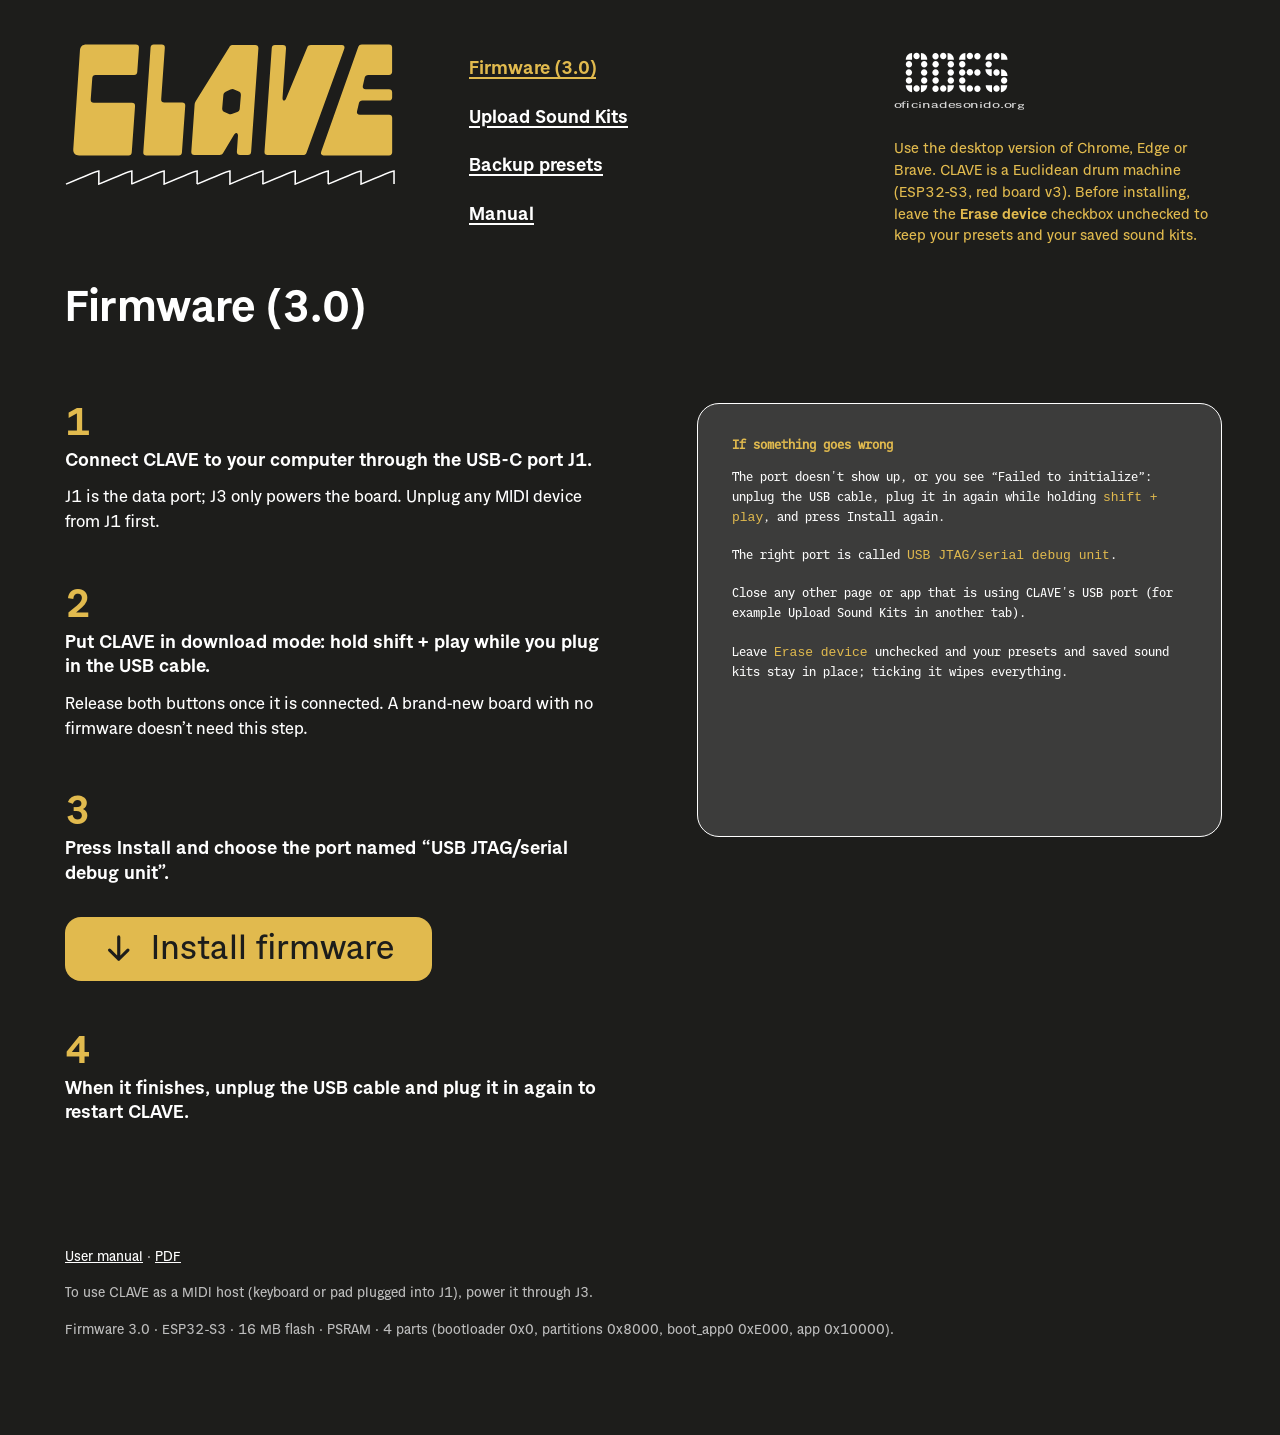
<file: mini/index.html>
<!DOCTYPE html>
<html lang="en">
<head>
<meta charset="utf-8">
<meta name="viewport" content="width=device-width, initial-scale=1">
<title>CLAVE · Firmware</title>
<link rel="stylesheet" href="./clave.css">
<!-- esp-web-tools alojado acá: sin depender de unpkg y con el emoji de CLAVE al terminar -->
<script type="module" src="./esp-web-tools/install-button.js"></script>
</head>
<body>
<a class="skip" href="#main">Skip to content</a>
<div class="page">
  <header class="site-header">
    <a class="logo" href="./index.html"><img src="./assets/clave-logo.svg" alt="CLAVE — home"></a>
    <nav class="site-nav" aria-label="CLAVE web tools">
      <ul>
        <li><a href="./index.html" aria-current="page">Firmware (3.0)</a></li>
        <li><a href="./kit.html">Upload Sound Kits</a></li>
        <li><a href="./presets.html">Backup presets</a></li>
        <li><a href="./manual.html">Manual</a></li>
      </ul>
    </nav>
    <div class="header-aside">
      <img class="badges" src="./assets/badges.svg" alt="ODES — oficinadesonido.org">
      <a class="badges-url" href="https://oficinadesonido.org" aria-label="oficinadesonido.org">
        <svg viewBox="0 0 130 9" aria-hidden="true"><text x="0" y="7.2" textLength="130" lengthAdjust="spacingAndGlyphs">oficinadesonido.org</text></svg>
      </a>
      <p class="intro">Use the desktop version of Chrome, Edge or Brave. CLAVE is a Euclidean drum
      machine (ESP32-S3, red board v3). Before installing, leave the <b>Erase device</b> checkbox
      unchecked to keep your presets and your saved sound kits.</p>
    </div>
  </header>

  <main id="main">
    <h1>Firmware (3.0)</h1>

    <div class="steps">
      <section class="step">
        <h2 class="step-title"><span class="num">1</span>
          <span class="txt">Connect CLAVE to your computer through the USB-C port J1.</span></h2>
        <p>J1 is the data port; J3 only powers the board. Unplug any MIDI device from J1 first.</p>
      </section>

      <section class="step">
        <h2 class="step-title"><span class="num">2</span>
          <span class="txt">Put CLAVE in download mode: hold shift + play while you plug in the USB cable.</span></h2>
        <p>Release both buttons once it is connected. A brand-new board with no firmware
        doesn't need this step.</p>
      </section>

      <section class="step">
        <h2 class="step-title"><span class="num">3</span>
          <span class="txt">Press Install and choose the port named “USB JTAG/serial debug unit”.</span></h2>
        <div class="actions">
          <esp-web-install-button manifest="./manifest.json">
            <button class="btn" slot="activate">
              <svg aria-hidden="true" viewBox="0 0 24 24" fill="none" stroke="currentColor" stroke-width="2.4" stroke-linecap="round" stroke-linejoin="round"><path d="M12 3v17M5 13l7 7 7-7"/></svg>
              Install firmware
            </button>
            <p slot="unsupported" class="status err">Your browser doesn't support Web Serial. Use the
            desktop version of Chrome, Edge or Brave.</p>
            <p slot="not-allowed" class="status err">This page needs HTTPS (or localhost) to access
            the USB port.</p>
          </esp-web-install-button>
        </div>
      </section>

      <section class="step">
        <h2 class="step-title"><span class="num">4</span>
          <span class="txt">When it finishes, unplug the USB cable and plug it in again to restart CLAVE.</span></h2>
      </section>
    </div>

    <aside class="panel" aria-labelledby="help-title">
      <h2 id="help-title">If something goes wrong</h2>
      <p>The port doesn't show up, or you see “Failed to initialize”:
      unplug the USB cable, plug it in again while holding <code>shift + play</code>,
      and press Install again.</p>
      <p>The right port is called <code>USB JTAG/serial debug unit</code>.</p>
      <p>Close any other page or app that is using CLAVE's USB port (for example
      Upload Sound Kits in another tab).</p>
      <p>Leave <code>Erase device</code> unchecked and your presets and saved sound kits stay in place; ticking it wipes everything.</p>
    </aside>
  </main>

  <footer class="site-footer">
    <p><a href="./manual.html">User manual</a> · <a href="./ManualClave_EN_A4.pdf" target="_blank" rel="noopener">PDF</a></p>
    <p>To use CLAVE as a MIDI host (keyboard or pad plugged into J1), power it through J3.</p>
    <p>Firmware 3.0 · ESP32-S3 · 16 MB flash · PSRAM · 4 parts (bootloader 0x0, partitions 0x8000,
    boot_app0 0xE000, app 0x10000).</p>
  </footer>
</div>
</body>
</html>
</file>
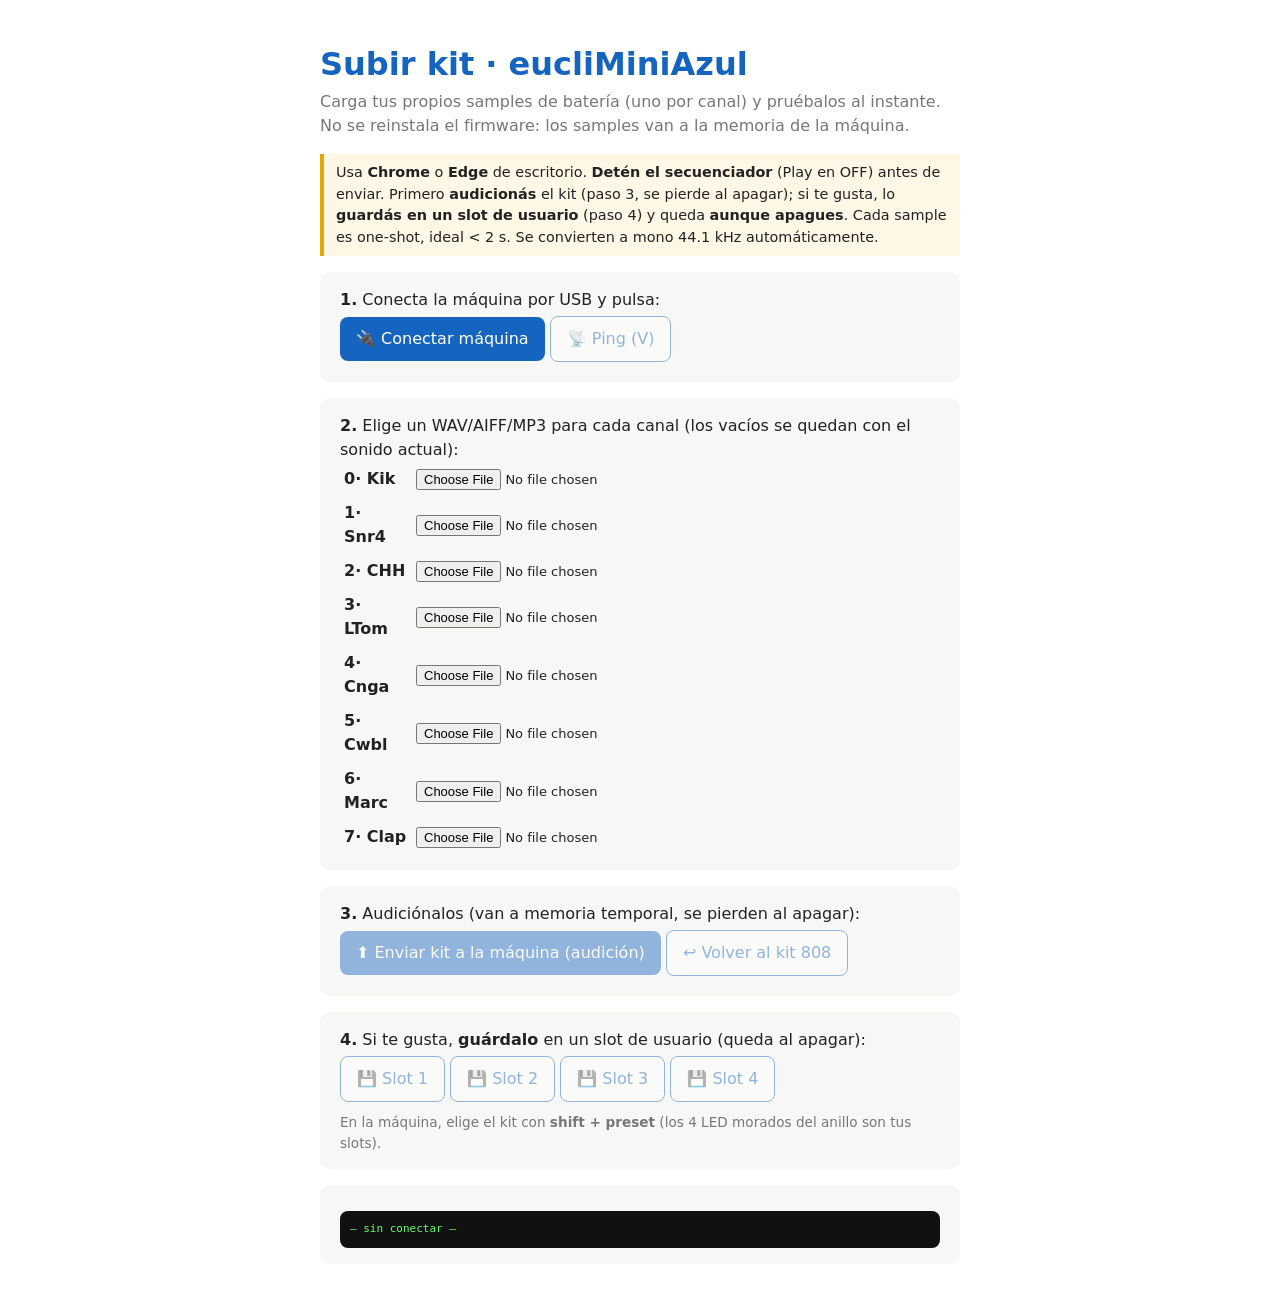
<file: kit.html>
<!DOCTYPE html>
<html lang="es">
<head>
<meta charset="utf-8">
<meta name="viewport" content="width=device-width, initial-scale=1">
<title>eucliMiniAzul · Subir kit</title>
<style>
  body { font-family: 'Lato', system-ui, sans-serif; max-width: 640px; margin: 40px auto;
         padding: 0 20px; color: #222; line-height: 1.5; }
  h1 { color: #1565c0; margin-bottom: 2px; }
  .sub { color: #777; margin-top: 0; }
  .card { background: #f7f7f5; border-radius: 10px; padding: 16px 20px; margin: 16px 0; }
  button { font: inherit; background: #1565c0; color: #fff; border: 0; border-radius: 8px;
           padding: 10px 16px; cursor: pointer; margin: 4px 0; }
  button.sec { background: #fff; color: #1565c0; border: 1.5px solid #1565c0; }
  button:disabled { opacity: .45; cursor: default; }
  table { width: 100%; border-collapse: collapse; }
  td { padding: 5px 4px; vertical-align: middle; }
  td.name { font-weight: 600; width: 64px; }
  td.st { font-size: 12px; color: #777; width: 120px; }
  input[type=file] { font: inherit; font-size: 13px; }
  #log { white-space: pre-wrap; font-family: 'DejaVu Sans Mono', monospace; font-size: 11px;
         background: #111; color: #6f6; padding: 10px; border-radius: 8px; max-height: 200px;
         overflow: auto; margin-top: 10px; }
  .ok { color: #1565c0; font-weight: 600; }
  .err { color: #c62828; font-weight: 600; }
  .warn { background: #fff7e6; border-left: 4px solid #e0a800; padding: 8px 12px; font-size: .9em; }
  ol { padding-left: 20px; } li { margin: 3px 0; }
</style>
</head>
<body>
  <h1>Subir kit · eucliMiniAzul</h1>
  <p class="sub">Carga tus propios samples de batería (uno por canal) y pruébalos al instante.
  No se reinstala el firmware: los samples van a la memoria de la máquina.</p>

  <div class="warn">
    Usa <b>Chrome</b> o <b>Edge</b> de escritorio. <b>Detén el secuenciador</b> (Play en OFF)
    antes de enviar. Primero <b>audicionás</b> el kit (paso 3, se pierde al apagar); si te gusta,
    lo <b>guardás en un slot de usuario</b> (paso 4) y queda <b>aunque apagues</b>. Cada sample es
    one-shot, ideal &lt; 2 s. Se convierten a mono 44.1&nbsp;kHz automáticamente.
  </div>

  <div class="card">
    <b>1.</b> Conecta la máquina por USB y pulsa:<br>
    <button id="btnConnect">🔌 Conectar máquina</button>
    <button id="btnPing" class="sec" disabled>📡 Ping (V)</button>
    <span id="connState"></span>
  </div>

  <div class="card">
    <b>2.</b> Elige un WAV/AIFF/MP3 para cada canal (los vacíos se quedan con el sonido actual):
    <table id="slots"></table>
  </div>

  <div class="card">
    <b>3.</b> Audiciónalos (van a memoria temporal, se pierden al apagar):<br>
    <button id="btnSend" disabled>⬆️ Enviar kit a la máquina (audición)</button>
    <button id="btnReset" class="sec" disabled>↩️ Volver al kit 808</button>
  </div>

  <div class="card">
    <b>4.</b> Si te gusta, <b>guárdalo</b> en un slot de usuario (queda al apagar):<br>
    <button class="sec slotSave" data-slot="0" disabled>💾 Slot 1</button>
    <button class="sec slotSave" data-slot="1" disabled>💾 Slot 2</button>
    <button class="sec slotSave" data-slot="2" disabled>💾 Slot 3</button>
    <button class="sec slotSave" data-slot="3" disabled>💾 Slot 4</button>
    <p class="sub" style="font-size:.85em;margin:6px 0 0">En la máquina, elige el kit con
      <b>shift + preset</b> (los 4 LED morados del anillo son tus slots).</p>
  </div>

  <div class="card">
    <div id="log">— sin conectar —</div>
  </div>

<script>
  const NAMES = ["Kik","Snr4","CHH","LTom","Cnga","Cwbl","Marc","Clap"];
  const SAMPLE_RATE = 44100;
  const MAX_SECONDS = 3;                 // tope por sample
  const $ = id => document.getElementById(id);

  // ── UI de slots ──────────────────────────────────────────────
  const files = new Array(8).fill(null);
  const tbl = $("slots");
  NAMES.forEach((nm, i) => {
    const tr = document.createElement("tr");
    tr.innerHTML = `<td class="name">${i}· ${nm}</td>
      <td><input type="file" accept="audio/*" data-slot="${i}"></td>
      <td class="st" id="st${i}"></td>`;
    tbl.appendChild(tr);
  });
  tbl.querySelectorAll("input[type=file]").forEach(inp => {
    inp.onchange = e => { files[e.target.dataset.slot] = e.target.files[0] || null; };
  });

  function logLine(t) {
    const el = $("log");
    el.textContent += (el.textContent === "— sin conectar —" ? "" : "\n") + t;
    el.scrollTop = el.scrollHeight;
  }
  const setSt = (i, t, cls) => { const e = $("st"+i); e.textContent = t; e.className = "st " + (cls||""); };

  // ── Web Serial: lector de líneas con cola y espera por token ──
  let port, reader, writer, rxBuf = "";
  const lineQueue = [], lineWaiters = [];

  function feed(text) {
    rxBuf += text;
    let idx;
    while ((idx = rxBuf.indexOf("\n")) >= 0) {
      const line = rxBuf.slice(0, idx).replace(/\r$/, "");
      rxBuf = rxBuf.slice(idx + 1);
      if (line !== "ACK") logLine("« " + line);   // ACK omitido (uno por chunk)
      if (lineWaiters.length) lineWaiters.shift()(line);
      else lineQueue.push(line);
    }
  }
  function nextLine(timeoutMs) {
    if (lineQueue.length) return Promise.resolve(lineQueue.shift());
    return new Promise((resolve, reject) => {
      const res = line => { clearTimeout(t); resolve(line); };
      const t = setTimeout(() => {
        const k = lineWaiters.indexOf(res); if (k >= 0) lineWaiters.splice(k, 1);
        reject(new Error("timeout"));
      }, timeoutMs);
      lineWaiters.push(res);
    });
  }
  // Espera una línea que empiece por alguno de los prefijos (o ERR → la devuelve igual).
  async function expect(prefixes, timeoutMs) {
    const deadline = Date.now() + timeoutMs;
    while (Date.now() < deadline) {
      const line = await nextLine(Math.max(50, deadline - Date.now()));
      if (line.startsWith("ERR")) return line;
      for (const p of prefixes) if (line.startsWith(p)) return line;
    }
    throw new Error("timeout esperando " + prefixes.join("/"));
  }
  async function readLoop() {
    const dec = new TextDecoder();
    let total = 0;
    try {
      while (true) {
        const { value, done } = await reader.read();
        if (done) { logLine("‹stream cerrado (done)›"); break; }
        if (value) { total += value.length; feed(dec.decode(value)); }
      }
    } catch (e) { logLine("‹read error: " + e.message + "›"); }
    logLine("‹readLoop terminó, " + total + " bytes›");
  }

  $("btnConnect").onclick = async () => {
    if (!("serial" in navigator)) { $("connState").textContent = " — navegador sin Web Serial"; return; }
    try {
      port = await navigator.serial.requestPort();
      await port.open({ baudRate: 115200 });
      $("log").textContent = "Conectada (sin tocar DTR/RTS).";
      reader = port.readable.getReader();
      writer = port.writable.getWriter();
      readLoop();
      $("connState").innerHTML = ' <span class="ok">conectada ✓</span>';
      $("btnSend").disabled = false;
      $("btnReset").disabled = false;
      $("btnPing").disabled = false;
      document.querySelectorAll(".slotSave").forEach(b => b.disabled = false);
      logLine("Pulsa 📡 Ping para probar la respuesta de la placa.");
    } catch (e) { $("connState").textContent = " — " + e.message; }
  };

  $("btnPing").onclick = async () => {
    try { logLine("» V"); await writer.write(new TextEncoder().encode("V")); }
    catch (e) { logLine("error escribiendo: " + e.message); }
  };

  // ── Conversión WAV → int16 mono @ 44.1k ──────────────────────
  async function decodeMono44k(file) {
    const arr = await file.arrayBuffer();
    const actx = new (window.AudioContext || window.webkitAudioContext)();
    const buf = await actx.decodeAudioData(arr);
    actx.close();
    let frames = Math.ceil(buf.duration * SAMPLE_RATE);
    if (frames > MAX_SECONDS * SAMPLE_RATE) frames = MAX_SECONDS * SAMPLE_RATE; // recorta
    const off = new OfflineAudioContext(1, frames, SAMPLE_RATE);
    const src = off.createBufferSource();
    src.buffer = buf; src.connect(off.destination); src.start();
    const rendered = await off.startRendering();
    const f32 = rendered.getChannelData(0);
    const i16 = new Int16Array(f32.length);
    for (let i = 0; i < f32.length; i++) {
      const s = Math.max(-1, Math.min(1, f32[i]));
      i16[i] = s < 0 ? (s * 0x8000) | 0 : (s * 0x7fff) | 0;
    }
    return i16;
  }

  // ── Subida de un slot (protocolo 'K') ────────────────────────
  async function uploadSlot(slot, i16) {
    const n = i16.length;
    const hdr = new Uint8Array(6);
    hdr[0] = "K".charCodeAt(0); hdr[1] = slot;
    hdr[2] = n & 0xff; hdr[3] = (n >> 8) & 0xff; hdr[4] = (n >> 16) & 0xff; hdr[5] = (n >>> 24) & 0xff;
    logLine("» K slot=" + slot + " n=" + n);
    await writer.write(hdr);
    let line = await expect(["RDY"], 4000);
    if (line.startsWith("ERR")) throw new Error(line);

    const bytes = new Uint8Array(i16.buffer, i16.byteOffset, n * 2);
    let sum = 0;
    for (let off = 0; off < bytes.length; off += 2048) {
      const chunk = bytes.subarray(off, Math.min(off + 2048, bytes.length));
      for (let k = 0; k < chunk.length; k++) sum = (sum + chunk[k]) & 0xffff;
      await writer.write(chunk);
      line = await expect(["ACK"], 6000);
      if (line.startsWith("ERR")) throw new Error(line);
      setSt(slot, "enviando… " + Math.round((off + chunk.length) / bytes.length * 100) + "%");
    }
    const cs = new Uint8Array([sum & 0xff, (sum >> 8) & 0xff]);
    await writer.write(cs);
    line = await expect(["DONE"], 4000);
    if (line.startsWith("ERR")) throw new Error(line);
  }

  $("btnSend").onclick = async () => {
    const chosen = files.map((f, i) => [i, f]).filter(x => x[1]);
    if (!chosen.length) { logLine("No elegiste ningún sample."); return; }
    $("btnSend").disabled = true; $("btnReset").disabled = true;
    for (const [i] of chosen) setSt(i, "convirtiendo…");
    try {
      for (const [i, f] of chosen) {
        setSt(i, "convirtiendo…");
        const i16 = await decodeMono44k(f);
        logLine(`slot ${i} (${NAMES[i]}): ${i16.length} muestras`);
        await uploadSlot(i, i16);
        setSt(i, "✓ cargado", "ok");
        logLine(`slot ${i}: DONE`);
      }
      logLine("Kit cargado. Pulsa Play y prueba.");
    } catch (e) {
      logLine("Error: " + e.message);
    }
    $("btnSend").disabled = false; $("btnReset").disabled = false;
  };

  $("btnReset").onclick = async () => {
    try {
      await writer.write(new Uint8Array([ "X".charCodeAt(0), 0xFF ]));
      const line = await expect(["DONE"], 3000);
      logLine("Reset: " + line);
      for (let i = 0; i < 8; i++) setSt(i, "");
    } catch (e) { logLine("Error reset: " + e.message); }
  };

  // ── Guardar el kit audicionado (en PSRAM) a un slot de usuario ('S') ──
  async function saveToSlot(u) {
    try {
      logLine("» S slot=" + (u + 1));
      await writer.write(new Uint8Array([ "S".charCodeAt(0), u ]));
      const line = await expect(["DONE"], 8000);   // borra+escribe flash: puede tardar
      if (line.startsWith("ERR")) {
        logLine("⚠ No se guardó (" + line + "). ¿Audicionaste un kit antes (paso 3)?");
      } else {
        logLine("✓ Guardado en slot " + (u + 1) + " (queda al apagar).");
      }
    } catch (e) { logLine("Error guardando: " + e.message); }
  }
  document.querySelectorAll(".slotSave").forEach(b => {
    b.onclick = () => saveToSlot(parseInt(b.dataset.slot, 10));
  });
</script>
</body>
</html>
</file>
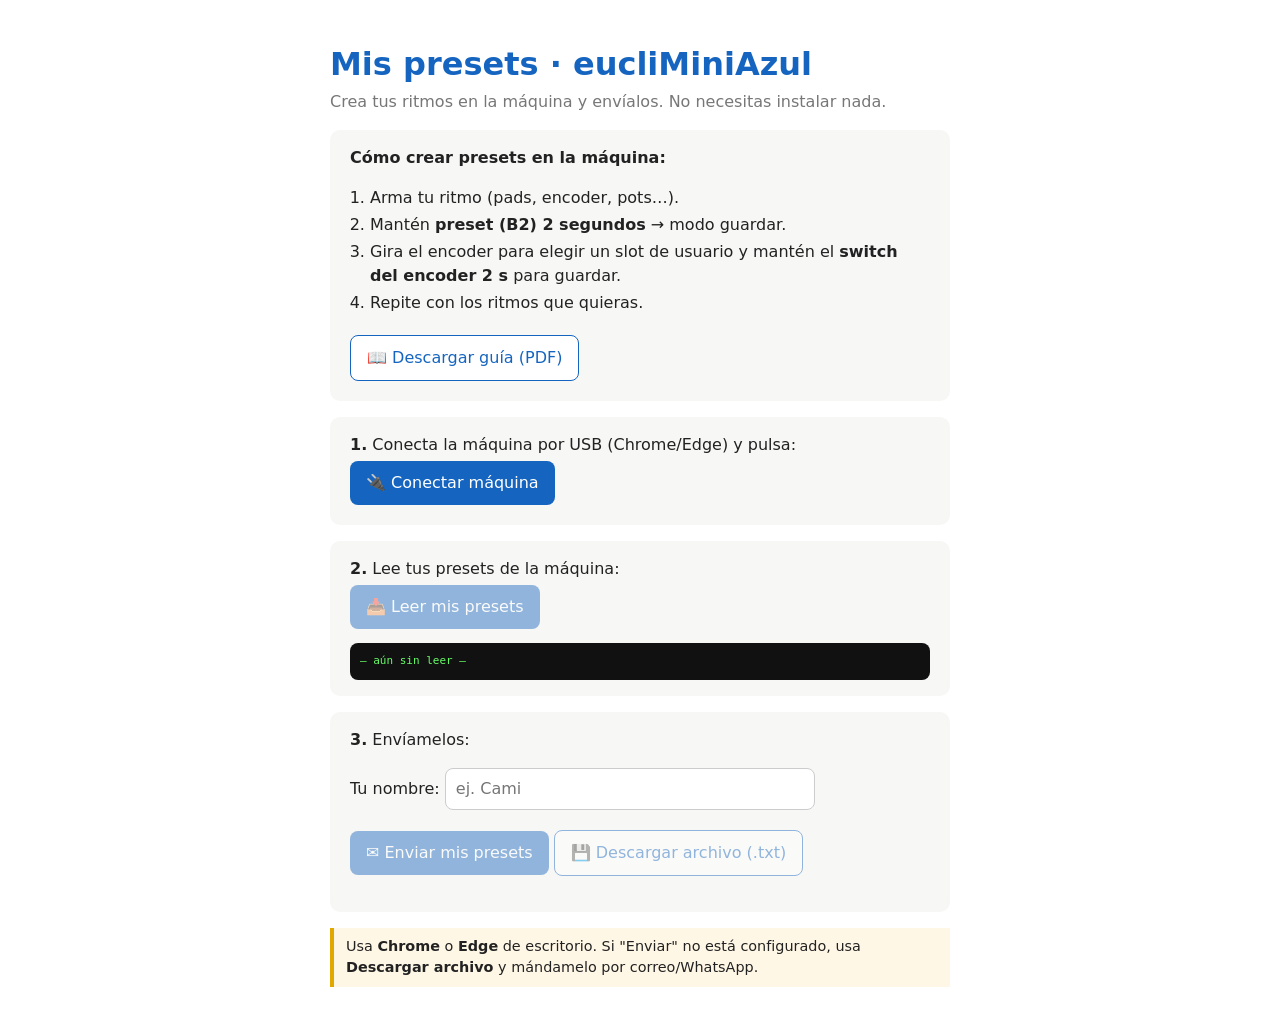
<file: presets.html>
<!DOCTYPE html>
<html lang="es">
<head>
<meta charset="utf-8">
<meta name="viewport" content="width=device-width, initial-scale=1">
<title>eucliMiniAzul · Mis presets</title>
<style>
  body { font-family: 'Lato', system-ui, sans-serif; max-width: 620px; margin: 40px auto;
         padding: 0 20px; color: #222; line-height: 1.5; }
  h1 { color: #1565c0; margin-bottom: 2px; }
  .sub { color: #777; margin-top: 0; }
  .card { background: #f7f7f5; border-radius: 10px; padding: 16px 20px; margin: 16px 0; }
  button { font: inherit; background: #1565c0; color: #fff; border: 0; border-radius: 8px;
           padding: 10px 16px; cursor: pointer; margin: 4px 0; }
  button.sec { background: #fff; color: #1565c0; border: 1.5px solid #1565c0; }
  button:disabled { opacity: .45; cursor: default; }
  a.btn { display: inline-block; text-decoration: none; }
  input { font: inherit; padding: 8px 10px; border: 1px solid #ccc; border-radius: 8px; width: 60%; }
  #log { white-space: pre-wrap; font-family: 'DejaVu Sans Mono', monospace; font-size: 11px;
         background: #111; color: #6f6; padding: 10px; border-radius: 8px; max-height: 180px;
         overflow: auto; margin-top: 10px; }
  .ok { color: #1565c0; font-weight: 600; }
  .warn { background: #fff7e6; border-left: 4px solid #e0a800; padding: 8px 12px; font-size: .9em; }
  ol { padding-left: 20px; } li { margin: 3px 0; }
</style>
</head>
<body>
  <h1>Mis presets · eucliMiniAzul</h1>
  <p class="sub">Crea tus ritmos en la máquina y envíalos. No necesitas instalar nada.</p>

  <div class="card">
    <b>Cómo crear presets en la máquina:</b>
    <ol>
      <li>Arma tu ritmo (pads, encoder, pots…).</li>
      <li>Mantén <b>preset (B2) 2 segundos</b> → modo guardar.</li>
      <li>Gira el encoder para elegir un slot de usuario y mantén el <b>switch del encoder 2 s</b> para guardar.</li>
      <li>Repite con los ritmos que quieras.</li>
    </ol>
    <a class="btn" href="./guia.pdf" target="_blank"><button class="sec">📖 Descargar guía (PDF)</button></a>
  </div>

  <div class="card">
    <b>1.</b> Conecta la máquina por USB (Chrome/Edge) y pulsa:<br>
    <button id="btnConnect">🔌 Conectar máquina</button>
    <span id="connState"></span>
  </div>

  <div class="card">
    <b>2.</b> Lee tus presets de la máquina:<br>
    <button id="btnRead" disabled>📥 Leer mis presets</button>
    <div id="log">— aún sin leer —</div>
  </div>

  <div class="card">
    <b>3.</b> Envíamelos:<br>
    <p>Tu nombre: <input id="nombre" placeholder="ej. Cami"></p>
    <button id="btnSend" disabled>✉️ Enviar mis presets</button>
    <button id="btnDownload" class="sec" disabled>💾 Descargar archivo (.txt)</button>
    <p id="sendState"></p>
  </div>

  <div class="warn">
    Usa <b>Chrome</b> o <b>Edge</b> de escritorio. Si "Enviar" no está configurado, usa
    <b>Descargar archivo</b> y mándamelo por correo/WhatsApp.
  </div>

<script>
  // ⚠️ Para activar el envío por correo: pega aquí tu access key de Web3Forms (web3forms.com).
  const WEB3FORMS_KEY = "44a11cbe-2763-41ed-8888-5f6dfd363918";

  let port, dump = "";
  const $ = id => document.getElementById(id);
  const log = t => { $("log").textContent = t; };

  $("btnConnect").onclick = async () => {
    if (!("serial" in navigator)) { $("connState").textContent = " — navegador sin Web Serial"; return; }
    try {
      port = await navigator.serial.requestPort();
      await port.open({ baudRate: 115200 });
      $("connState").innerHTML = ' <span class="ok">conectada ✓</span>';
      $("btnRead").disabled = false;
    } catch (e) { $("connState").textContent = " — " + e.message; }
  };

  $("btnRead").onclick = async () => {
    log("Leyendo…");
    try {
      const w = port.writable.getWriter();
      await w.write(new TextEncoder().encode("D"));
      w.releaseLock();
      const r = port.readable.getReader();
      const dec = new TextDecoder();
      let txt = "";
      const deadline = Date.now() + 6000;
      while (Date.now() < deadline) {
        const { value, done } = await Promise.race([
          r.read(),
          new Promise(res => setTimeout(() => res({ value: undefined, done: false }), 800))
        ]);
        if (done) break;
        if (value) txt += dec.decode(value);
        if (txt.includes("=== FIN DUMP ===")) break;
      }
      r.releaseLock();
      const s = txt.indexOf("=== DUMP");
      dump = s >= 0 ? txt.slice(s) : txt;
      log(dump || "(sin datos — ¿guardaste presets?)");
      const ok = dump.includes("FIN DUMP");
      $("btnDownload").disabled = !ok;
      $("btnSend").disabled = !ok;
    } catch (e) { log("Error: " + e.message); }
  };

  function fileName() {
    const n = ($("nombre").value || "musico").replace(/[^\w\-]/g, "_");
    return `presets_${n}.txt`;
  }

  $("btnDownload").onclick = () => {
    const blob = new Blob([dump], { type: "text/plain" });
    const a = document.createElement("a");
    a.href = URL.createObjectURL(blob);
    a.download = fileName();
    a.click();
  };

  $("btnSend").onclick = async () => {
    if (WEB3FORMS_KEY.startsWith("PEGAR")) {
      $("sendState").innerHTML = "Envío por correo no configurado todavía — usa <b>Descargar archivo</b>.";
      return;
    }
    $("sendState").textContent = "Enviando…";
    try {
      const res = await fetch("https://api.web3forms.com/submit", {
        method: "POST",
        headers: { "Content-Type": "application/json" },
        body: JSON.stringify({
          access_key: WEB3FORMS_KEY,
          subject: "Presets eucliMiniAzul — " + ($("nombre").value || "músico"),
          nombre: $("nombre").value || "(sin nombre)",
          presets: dump
        })
      });
      const j = await res.json();
      $("sendState").innerHTML = j.success
        ? '<span class="ok">¡Enviado! Gracias ✓</span>'
        : "Error al enviar — usa Descargar archivo.";
    } catch (e) { $("sendState").textContent = "Error: " + e.message + " — usa Descargar archivo."; }
  };
</script>
</body>
</html>
</file>
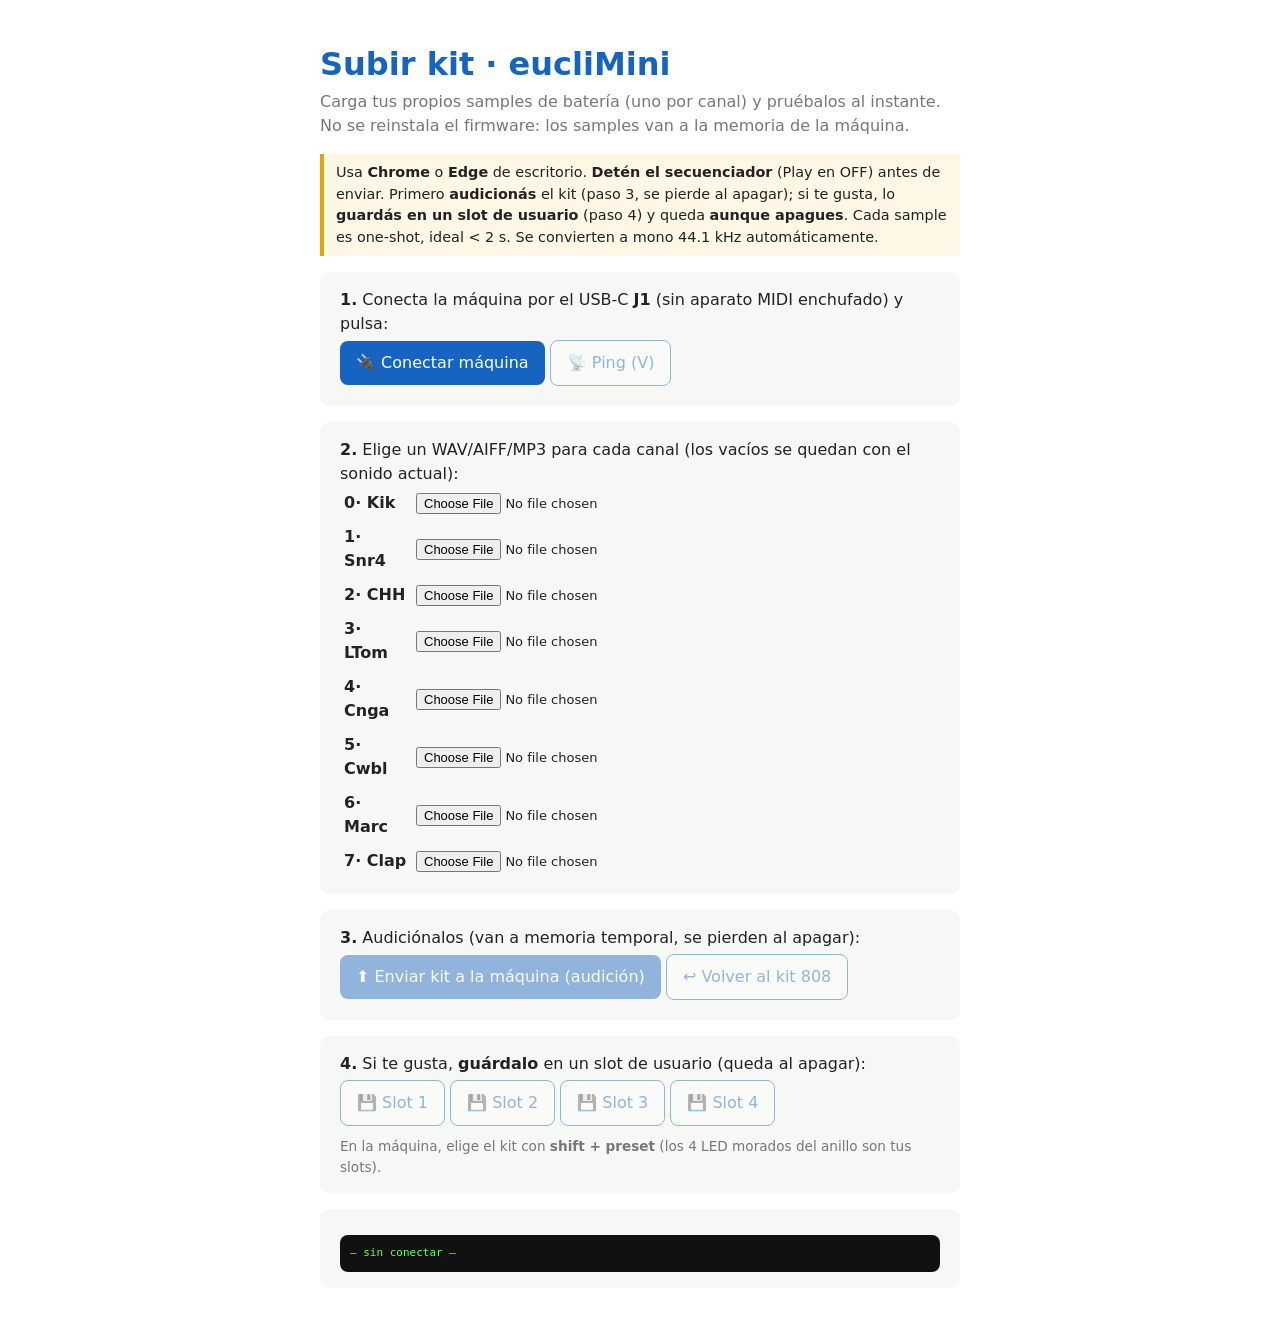
<file: mini-test/kit.html>
<!DOCTYPE html>
<html lang="es">
<head>
<meta charset="utf-8">
<meta name="viewport" content="width=device-width, initial-scale=1">
<title>eucliMini · Subir kit</title>
<style>
  body { font-family: 'Lato', system-ui, sans-serif; max-width: 640px; margin: 40px auto;
         padding: 0 20px; color: #222; line-height: 1.5; }
  h1 { color: #1565c0; margin-bottom: 2px; }
  .sub { color: #777; margin-top: 0; }
  .card { background: #f7f7f5; border-radius: 10px; padding: 16px 20px; margin: 16px 0; }
  button { font: inherit; background: #1565c0; color: #fff; border: 0; border-radius: 8px;
           padding: 10px 16px; cursor: pointer; margin: 4px 0; }
  button.sec { background: #fff; color: #1565c0; border: 1.5px solid #1565c0; }
  button:disabled { opacity: .45; cursor: default; }
  table { width: 100%; border-collapse: collapse; }
  td { padding: 5px 4px; vertical-align: middle; }
  td.name { font-weight: 600; width: 64px; }
  td.st { font-size: 12px; color: #777; width: 120px; }
  input[type=file] { font: inherit; font-size: 13px; }
  #log { white-space: pre-wrap; font-family: 'DejaVu Sans Mono', monospace; font-size: 11px;
         background: #111; color: #6f6; padding: 10px; border-radius: 8px; max-height: 200px;
         overflow: auto; margin-top: 10px; }
  .ok { color: #1565c0; font-weight: 600; }
  .err { color: #c62828; font-weight: 600; }
  .warn { background: #fff7e6; border-left: 4px solid #e0a800; padding: 8px 12px; font-size: .9em; }
  ol { padding-left: 20px; } li { margin: 3px 0; }
</style>
</head>
<body>
  <h1>Subir kit · eucliMini</h1>
  <p class="sub">Carga tus propios samples de batería (uno por canal) y pruébalos al instante.
  No se reinstala el firmware: los samples van a la memoria de la máquina.</p>

  <div class="warn">
    Usa <b>Chrome</b> o <b>Edge</b> de escritorio. <b>Detén el secuenciador</b> (Play en OFF)
    antes de enviar. Primero <b>audicionás</b> el kit (paso 3, se pierde al apagar); si te gusta,
    lo <b>guardás en un slot de usuario</b> (paso 4) y queda <b>aunque apagues</b>. Cada sample es
    one-shot, ideal &lt; 2 s. Se convierten a mono 44.1&nbsp;kHz automáticamente.
  </div>

  <div class="card">
    <b>1.</b> Conecta la máquina por el USB-C <b>J1</b> (sin aparato MIDI enchufado) y pulsa:<br>
    <button id="btnConnect">🔌 Conectar máquina</button>
    <button id="btnPing" class="sec" disabled>📡 Ping (V)</button>
    <span id="connState"></span>
  </div>

  <div class="card">
    <b>2.</b> Elige un WAV/AIFF/MP3 para cada canal (los vacíos se quedan con el sonido actual):
    <table id="slots"></table>
  </div>

  <div class="card">
    <b>3.</b> Audiciónalos (van a memoria temporal, se pierden al apagar):<br>
    <button id="btnSend" disabled>⬆️ Enviar kit a la máquina (audición)</button>
    <button id="btnReset" class="sec" disabled>↩️ Volver al kit 808</button>
  </div>

  <div class="card">
    <b>4.</b> Si te gusta, <b>guárdalo</b> en un slot de usuario (queda al apagar):<br>
    <button class="sec slotSave" data-slot="0" disabled>💾 Slot 1</button>
    <button class="sec slotSave" data-slot="1" disabled>💾 Slot 2</button>
    <button class="sec slotSave" data-slot="2" disabled>💾 Slot 3</button>
    <button class="sec slotSave" data-slot="3" disabled>💾 Slot 4</button>
    <p class="sub" style="font-size:.85em;margin:6px 0 0">En la máquina, elige el kit con
      <b>shift + preset</b> (los 4 LED morados del anillo son tus slots).</p>
  </div>

  <div class="card">
    <div id="log">— sin conectar —</div>
  </div>

<script>
  const NAMES = ["Kik","Snr4","CHH","LTom","Cnga","Cwbl","Marc","Clap"];
  const SAMPLE_RATE = 44100;
  const MAX_SECONDS = 3;                 // tope por sample
  const $ = id => document.getElementById(id);

  // ── UI de slots ──────────────────────────────────────────────
  const files = new Array(8).fill(null);
  const tbl = $("slots");
  NAMES.forEach((nm, i) => {
    const tr = document.createElement("tr");
    tr.innerHTML = `<td class="name">${i}· ${nm}</td>
      <td><input type="file" accept="audio/*" data-slot="${i}"></td>
      <td class="st" id="st${i}"></td>`;
    tbl.appendChild(tr);
  });
  tbl.querySelectorAll("input[type=file]").forEach(inp => {
    inp.onchange = e => { files[e.target.dataset.slot] = e.target.files[0] || null; };
  });

  function logLine(t) {
    const el = $("log");
    el.textContent += (el.textContent === "— sin conectar —" ? "" : "\n") + t;
    el.scrollTop = el.scrollHeight;
  }
  const setSt = (i, t, cls) => { const e = $("st"+i); e.textContent = t; e.className = "st " + (cls||""); };

  // ── Web Serial: lector de líneas con cola y espera por token ──
  let port, reader, writer, rxBuf = "";
  const lineQueue = [], lineWaiters = [];

  function feed(text) {
    rxBuf += text;
    let idx;
    while ((idx = rxBuf.indexOf("\n")) >= 0) {
      const line = rxBuf.slice(0, idx).replace(/\r$/, "");
      rxBuf = rxBuf.slice(idx + 1);
      if (line !== "ACK") logLine("« " + line);   // ACK omitido (uno por chunk)
      if (lineWaiters.length) lineWaiters.shift()(line);
      else lineQueue.push(line);
    }
  }
  function nextLine(timeoutMs) {
    if (lineQueue.length) return Promise.resolve(lineQueue.shift());
    return new Promise((resolve, reject) => {
      const res = line => { clearTimeout(t); resolve(line); };
      const t = setTimeout(() => {
        const k = lineWaiters.indexOf(res); if (k >= 0) lineWaiters.splice(k, 1);
        reject(new Error("timeout"));
      }, timeoutMs);
      lineWaiters.push(res);
    });
  }
  // Espera una línea que empiece por alguno de los prefijos (o ERR → la devuelve igual).
  async function expect(prefixes, timeoutMs) {
    const deadline = Date.now() + timeoutMs;
    while (Date.now() < deadline) {
      const line = await nextLine(Math.max(50, deadline - Date.now()));
      if (line.startsWith("ERR")) return line;
      for (const p of prefixes) if (line.startsWith(p)) return line;
    }
    throw new Error("timeout esperando " + prefixes.join("/"));
  }
  async function readLoop() {
    const dec = new TextDecoder();
    let total = 0;
    try {
      while (true) {
        const { value, done } = await reader.read();
        if (done) { logLine("‹stream cerrado (done)›"); break; }
        if (value) { total += value.length; feed(dec.decode(value)); }
      }
    } catch (e) { logLine("‹read error: " + e.message + "›"); }
    logLine("‹readLoop terminó, " + total + " bytes›");
  }

  $("btnConnect").onclick = async () => {
    if (!("serial" in navigator)) { $("connState").textContent = " — navegador sin Web Serial"; return; }
    try {
      port = await navigator.serial.requestPort();
      await port.open({ baudRate: 115200 });
      $("log").textContent = "Conectada (sin tocar DTR/RTS).";
      reader = port.readable.getReader();
      writer = port.writable.getWriter();
      readLoop();
      $("connState").innerHTML = ' <span class="ok">conectada ✓</span>';
      $("btnSend").disabled = false;
      $("btnReset").disabled = false;
      $("btnPing").disabled = false;
      document.querySelectorAll(".slotSave").forEach(b => b.disabled = false);
      logLine("Pulsa 📡 Ping para probar la respuesta de la placa.");
    } catch (e) { $("connState").textContent = " — " + e.message; }
  };

  $("btnPing").onclick = async () => {
    try { logLine("» V"); await writer.write(new TextEncoder().encode("V")); }
    catch (e) { logLine("error escribiendo: " + e.message); }
  };

  // ── Conversión WAV → int16 mono @ 44.1k ──────────────────────
  async function decodeMono44k(file) {
    const arr = await file.arrayBuffer();
    const actx = new (window.AudioContext || window.webkitAudioContext)();
    const buf = await actx.decodeAudioData(arr);
    actx.close();
    let frames = Math.ceil(buf.duration * SAMPLE_RATE);
    if (frames > MAX_SECONDS * SAMPLE_RATE) frames = MAX_SECONDS * SAMPLE_RATE; // recorta
    const off = new OfflineAudioContext(1, frames, SAMPLE_RATE);
    const src = off.createBufferSource();
    src.buffer = buf; src.connect(off.destination); src.start();
    const rendered = await off.startRendering();
    const f32 = rendered.getChannelData(0);
    const i16 = new Int16Array(f32.length);
    for (let i = 0; i < f32.length; i++) {
      const s = Math.max(-1, Math.min(1, f32[i]));
      i16[i] = s < 0 ? (s * 0x8000) | 0 : (s * 0x7fff) | 0;
    }
    return i16;
  }

  // ── Subida de un slot (protocolo 'K') ────────────────────────
  async function uploadSlot(slot, i16) {
    const n = i16.length;
    const hdr = new Uint8Array(6);
    hdr[0] = "K".charCodeAt(0); hdr[1] = slot;
    hdr[2] = n & 0xff; hdr[3] = (n >> 8) & 0xff; hdr[4] = (n >> 16) & 0xff; hdr[5] = (n >>> 24) & 0xff;
    logLine("» K slot=" + slot + " n=" + n);
    await writer.write(hdr);
    let line = await expect(["RDY"], 4000);
    if (line.startsWith("ERR")) throw new Error(line);

    const bytes = new Uint8Array(i16.buffer, i16.byteOffset, n * 2);
    let sum = 0;
    for (let off = 0; off < bytes.length; off += 2048) {
      const chunk = bytes.subarray(off, Math.min(off + 2048, bytes.length));
      for (let k = 0; k < chunk.length; k++) sum = (sum + chunk[k]) & 0xffff;
      await writer.write(chunk);
      line = await expect(["ACK"], 6000);
      if (line.startsWith("ERR")) throw new Error(line);
      setSt(slot, "enviando… " + Math.round((off + chunk.length) / bytes.length * 100) + "%");
    }
    const cs = new Uint8Array([sum & 0xff, (sum >> 8) & 0xff]);
    await writer.write(cs);
    line = await expect(["DONE"], 4000);
    if (line.startsWith("ERR")) throw new Error(line);
  }

  $("btnSend").onclick = async () => {
    const chosen = files.map((f, i) => [i, f]).filter(x => x[1]);
    if (!chosen.length) { logLine("No elegiste ningún sample."); return; }
    $("btnSend").disabled = true; $("btnReset").disabled = true;
    for (const [i] of chosen) setSt(i, "convirtiendo…");
    try {
      for (const [i, f] of chosen) {
        setSt(i, "convirtiendo…");
        const i16 = await decodeMono44k(f);
        logLine(`slot ${i} (${NAMES[i]}): ${i16.length} muestras`);
        await uploadSlot(i, i16);
        setSt(i, "✓ cargado", "ok");
        logLine(`slot ${i}: DONE`);
      }
      logLine("Kit cargado. Pulsa Play y prueba.");
    } catch (e) {
      logLine("Error: " + e.message);
    }
    $("btnSend").disabled = false; $("btnReset").disabled = false;
  };

  $("btnReset").onclick = async () => {
    try {
      await writer.write(new Uint8Array([ "X".charCodeAt(0), 0xFF ]));
      const line = await expect(["DONE"], 3000);
      logLine("Reset: " + line);
      for (let i = 0; i < 8; i++) setSt(i, "");
    } catch (e) { logLine("Error reset: " + e.message); }
  };

  // ── Guardar el kit audicionado (en PSRAM) a un slot de usuario ('S') ──
  async function saveToSlot(u) {
    try {
      logLine("» S slot=" + (u + 1));
      await writer.write(new Uint8Array([ "S".charCodeAt(0), u ]));
      const line = await expect(["DONE"], 8000);   // borra+escribe flash: puede tardar
      if (line.startsWith("ERR")) {
        logLine("⚠ No se guardó (" + line + "). ¿Audicionaste un kit antes (paso 3)?");
      } else {
        logLine("✓ Guardado en slot " + (u + 1) + " (queda al apagar).");
      }
    } catch (e) { logLine("Error guardando: " + e.message); }
  }
  document.querySelectorAll(".slotSave").forEach(b => {
    b.onclick = () => saveToSlot(parseInt(b.dataset.slot, 10));
  });
</script>
</body>
</html>
</file>
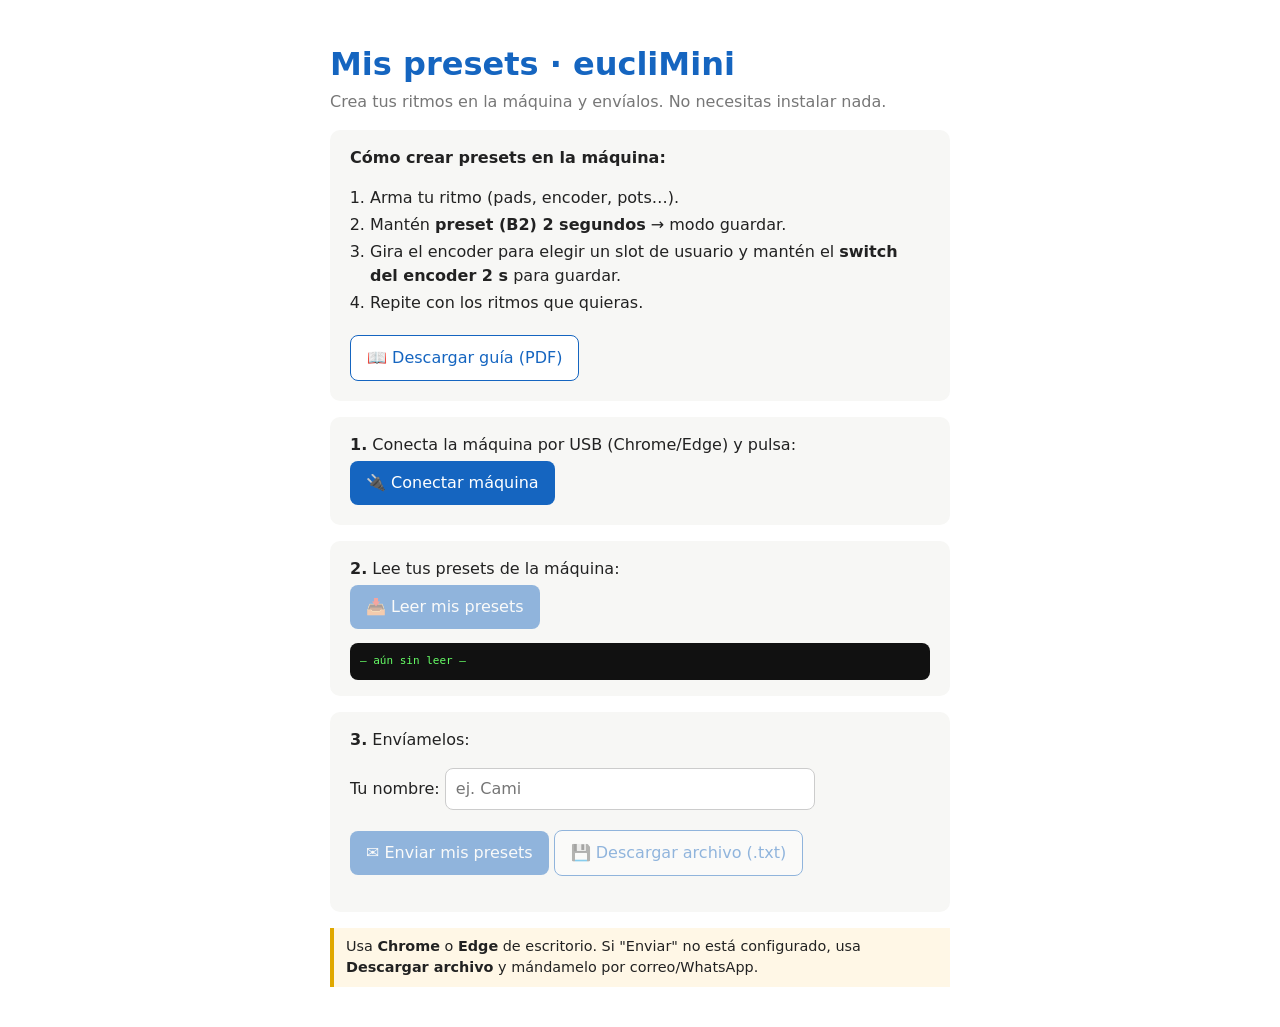
<file: mini-test/presets.html>
<!DOCTYPE html>
<html lang="es">
<head>
<meta charset="utf-8">
<meta name="viewport" content="width=device-width, initial-scale=1">
<title>eucliMini · Mis presets</title>
<style>
  body { font-family: 'Lato', system-ui, sans-serif; max-width: 620px; margin: 40px auto;
         padding: 0 20px; color: #222; line-height: 1.5; }
  h1 { color: #1565c0; margin-bottom: 2px; }
  .sub { color: #777; margin-top: 0; }
  .card { background: #f7f7f5; border-radius: 10px; padding: 16px 20px; margin: 16px 0; }
  button { font: inherit; background: #1565c0; color: #fff; border: 0; border-radius: 8px;
           padding: 10px 16px; cursor: pointer; margin: 4px 0; }
  button.sec { background: #fff; color: #1565c0; border: 1.5px solid #1565c0; }
  button:disabled { opacity: .45; cursor: default; }
  a.btn { display: inline-block; text-decoration: none; }
  input { font: inherit; padding: 8px 10px; border: 1px solid #ccc; border-radius: 8px; width: 60%; }
  #log { white-space: pre-wrap; font-family: 'DejaVu Sans Mono', monospace; font-size: 11px;
         background: #111; color: #6f6; padding: 10px; border-radius: 8px; max-height: 180px;
         overflow: auto; margin-top: 10px; }
  .ok { color: #1565c0; font-weight: 600; }
  .warn { background: #fff7e6; border-left: 4px solid #e0a800; padding: 8px 12px; font-size: .9em; }
  ol { padding-left: 20px; } li { margin: 3px 0; }
</style>
</head>
<body>
  <h1>Mis presets · eucliMini</h1>
  <p class="sub">Crea tus ritmos en la máquina y envíalos. No necesitas instalar nada.</p>

  <div class="card">
    <b>Cómo crear presets en la máquina:</b>
    <ol>
      <li>Arma tu ritmo (pads, encoder, pots…).</li>
      <li>Mantén <b>preset (B2) 2 segundos</b> → modo guardar.</li>
      <li>Gira el encoder para elegir un slot de usuario y mantén el <b>switch del encoder 2 s</b> para guardar.</li>
      <li>Repite con los ritmos que quieras.</li>
    </ol>
    <a class="btn" href="./guia.pdf" target="_blank"><button class="sec">📖 Descargar guía (PDF)</button></a>
  </div>

  <div class="card">
    <b>1.</b> Conecta la máquina por USB (Chrome/Edge) y pulsa:<br>
    <button id="btnConnect">🔌 Conectar máquina</button>
    <span id="connState"></span>
  </div>

  <div class="card">
    <b>2.</b> Lee tus presets de la máquina:<br>
    <button id="btnRead" disabled>📥 Leer mis presets</button>
    <div id="log">— aún sin leer —</div>
  </div>

  <div class="card">
    <b>3.</b> Envíamelos:<br>
    <p>Tu nombre: <input id="nombre" placeholder="ej. Cami"></p>
    <button id="btnSend" disabled>✉️ Enviar mis presets</button>
    <button id="btnDownload" class="sec" disabled>💾 Descargar archivo (.txt)</button>
    <p id="sendState"></p>
  </div>

  <div class="warn">
    Usa <b>Chrome</b> o <b>Edge</b> de escritorio. Si "Enviar" no está configurado, usa
    <b>Descargar archivo</b> y mándamelo por correo/WhatsApp.
  </div>

<script>
  // ⚠️ Para activar el envío por correo: pega aquí tu access key de Web3Forms (web3forms.com).
  const WEB3FORMS_KEY = "44a11cbe-2763-41ed-8888-5f6dfd363918";

  let port, dump = "";
  const $ = id => document.getElementById(id);
  const log = t => { $("log").textContent = t; };

  $("btnConnect").onclick = async () => {
    if (!("serial" in navigator)) { $("connState").textContent = " — navegador sin Web Serial"; return; }
    try {
      port = await navigator.serial.requestPort();
      await port.open({ baudRate: 115200 });
      $("connState").innerHTML = ' <span class="ok">conectada ✓</span>';
      $("btnRead").disabled = false;
    } catch (e) { $("connState").textContent = " — " + e.message; }
  };

  $("btnRead").onclick = async () => {
    log("Leyendo…");
    try {
      const w = port.writable.getWriter();
      await w.write(new TextEncoder().encode("D"));
      w.releaseLock();
      const r = port.readable.getReader();
      const dec = new TextDecoder();
      let txt = "";
      const deadline = Date.now() + 6000;
      while (Date.now() < deadline) {
        const { value, done } = await Promise.race([
          r.read(),
          new Promise(res => setTimeout(() => res({ value: undefined, done: false }), 800))
        ]);
        if (done) break;
        if (value) txt += dec.decode(value);
        if (txt.includes("=== FIN DUMP ===")) break;
      }
      r.releaseLock();
      const s = txt.indexOf("=== DUMP");
      dump = s >= 0 ? txt.slice(s) : txt;
      log(dump || "(sin datos — ¿guardaste presets?)");
      const ok = dump.includes("FIN DUMP");
      $("btnDownload").disabled = !ok;
      $("btnSend").disabled = !ok;
    } catch (e) { log("Error: " + e.message); }
  };

  function fileName() {
    const n = ($("nombre").value || "musico").replace(/[^\w\-]/g, "_");
    return `presets_${n}.txt`;
  }

  $("btnDownload").onclick = () => {
    const blob = new Blob([dump], { type: "text/plain" });
    const a = document.createElement("a");
    a.href = URL.createObjectURL(blob);
    a.download = fileName();
    a.click();
  };

  $("btnSend").onclick = async () => {
    if (WEB3FORMS_KEY.startsWith("PEGAR")) {
      $("sendState").innerHTML = "Envío por correo no configurado todavía — usa <b>Descargar archivo</b>.";
      return;
    }
    $("sendState").textContent = "Enviando…";
    try {
      const res = await fetch("https://api.web3forms.com/submit", {
        method: "POST",
        headers: { "Content-Type": "application/json" },
        body: JSON.stringify({
          access_key: WEB3FORMS_KEY,
          subject: "Presets eucliMini — " + ($("nombre").value || "músico"),
          nombre: $("nombre").value || "(sin nombre)",
          presets: dump
        })
      });
      const j = await res.json();
      $("sendState").innerHTML = j.success
        ? '<span class="ok">¡Enviado! Gracias ✓</span>'
        : "Error al enviar — usa Descargar archivo.";
    } catch (e) { $("sendState").textContent = "Error: " + e.message + " — usa Descargar archivo."; }
  };
</script>
</body>
</html>
</file>
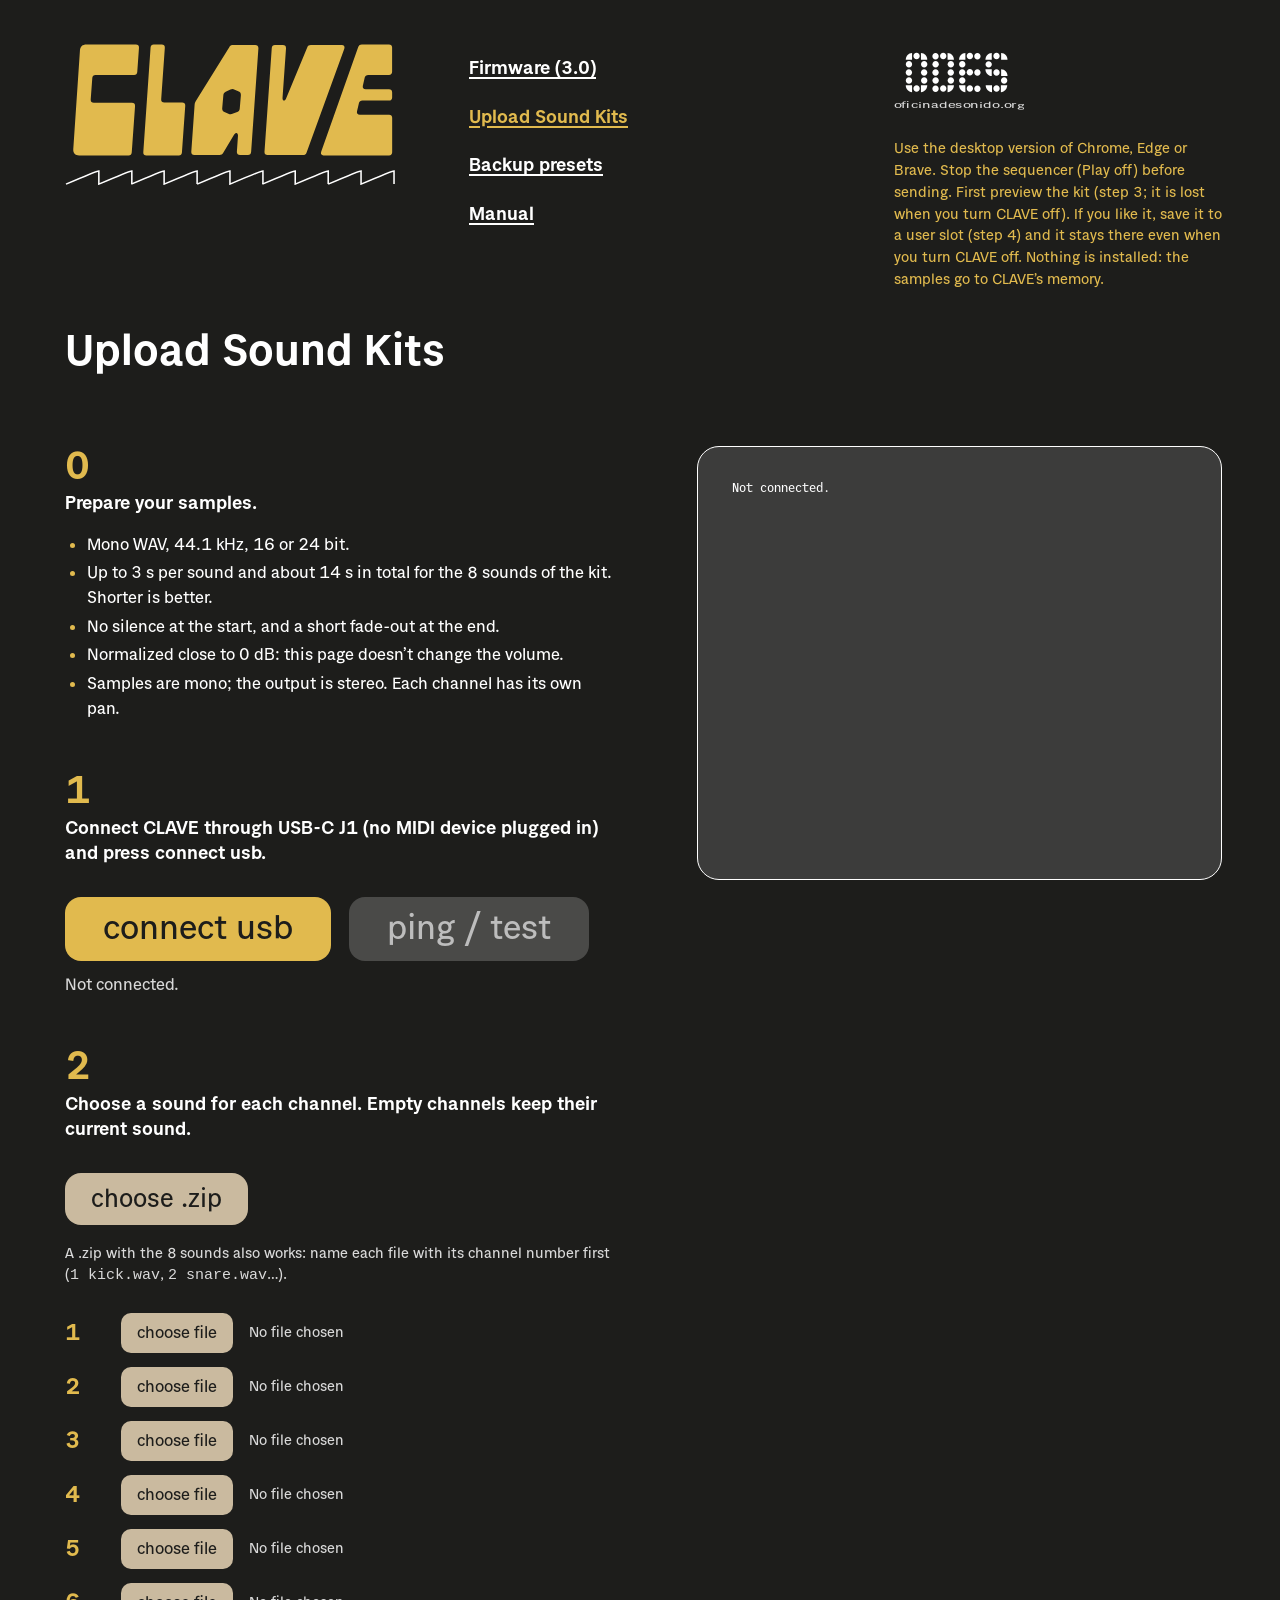
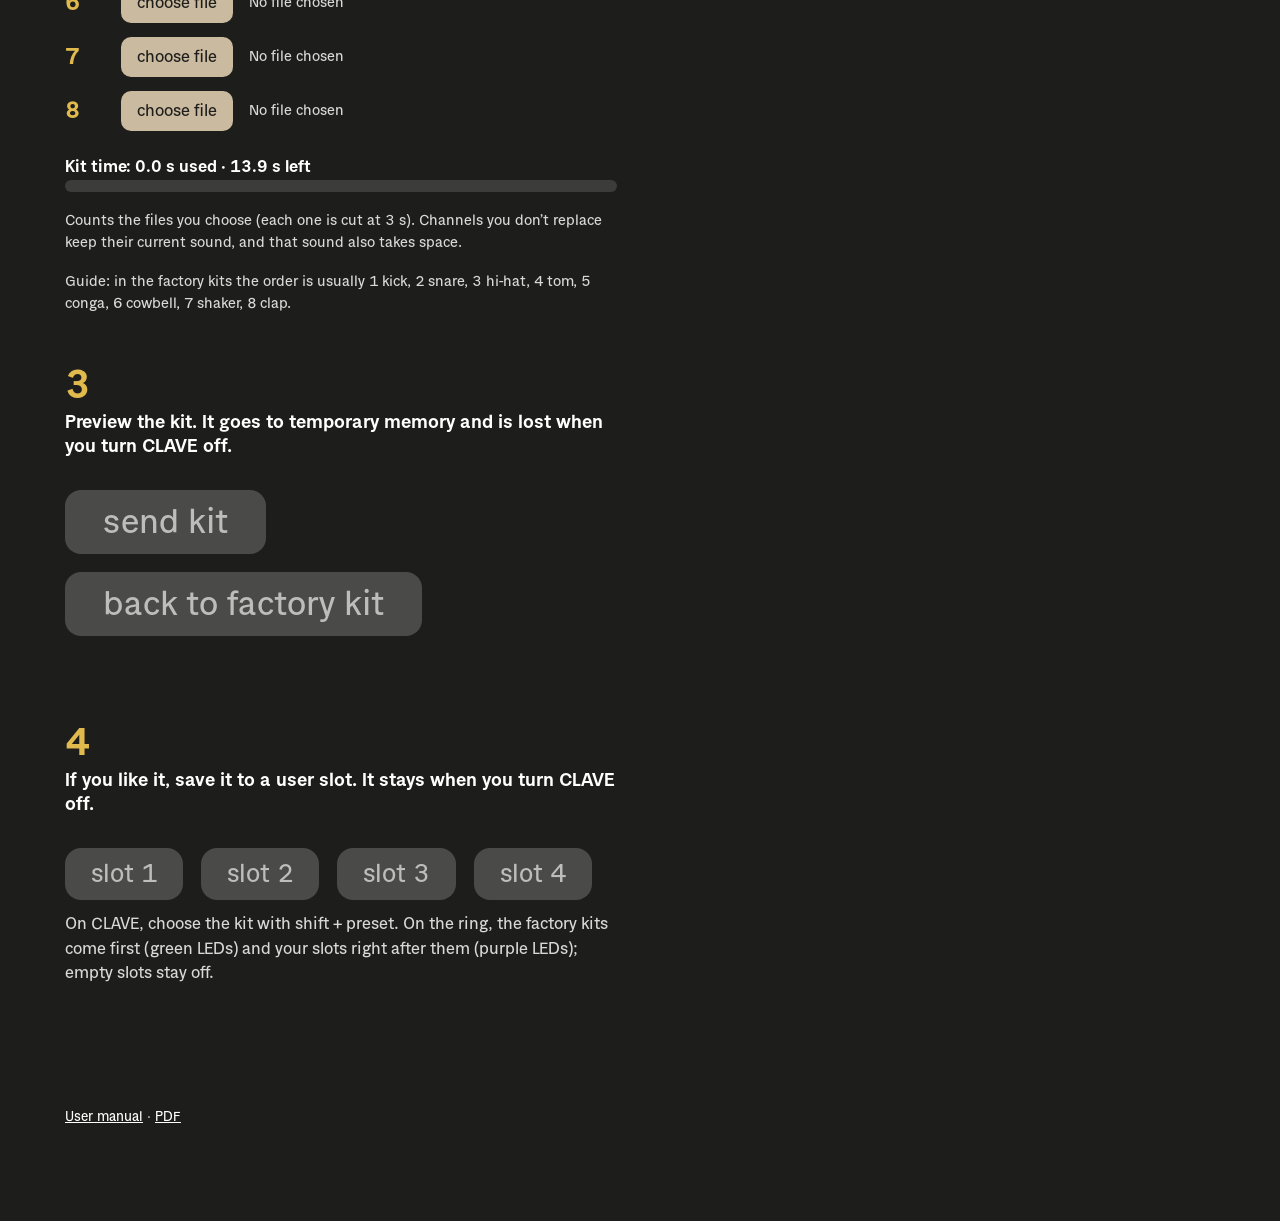
<file: mini/kit.html>
<!DOCTYPE html>
<html lang="en">
<head>
<meta charset="utf-8">
<meta name="viewport" content="width=device-width, initial-scale=1">
<title>CLAVE · Upload Sound Kits</title>
<link rel="stylesheet" href="./clave.css">
</head>
<body>
<a class="skip" href="#main">Skip to content</a>
<div class="page">
  <header class="site-header">
    <a class="logo" href="./index.html"><img src="./assets/clave-logo.svg" alt="CLAVE — home"></a>
    <nav class="site-nav" aria-label="CLAVE web tools">
      <ul>
        <li><a href="./index.html">Firmware (3.0)</a></li>
        <li><a href="./kit.html" aria-current="page">Upload Sound Kits</a></li>
        <li><a href="./presets.html">Backup presets</a></li>
        <li><a href="./manual.html">Manual</a></li>
      </ul>
    </nav>
    <div class="header-aside">
      <img class="badges" src="./assets/badges.svg" alt="ODES — oficinadesonido.org">
      <a class="badges-url" href="https://oficinadesonido.org" aria-label="oficinadesonido.org">
        <svg viewBox="0 0 130 9" aria-hidden="true"><text x="0" y="7.2" textLength="130" lengthAdjust="spacingAndGlyphs">oficinadesonido.org</text></svg>
      </a>
      <p class="intro">Use the desktop version of Chrome, Edge or Brave. Stop the sequencer (Play off)
      before sending. First preview the kit (step 3; it is lost when you turn CLAVE off). If you like
      it, save it to a user slot (step 4) and it stays there even when you turn CLAVE off. Nothing is
      installed: the samples go to CLAVE's memory.</p>
    </div>
  </header>

  <main id="main">
    <h1>Upload Sound Kits</h1>

    <div class="steps">
      <section class="step">
        <h2 class="step-title"><span class="num">0</span>
          <span class="txt">Prepare your samples.</span></h2>
        <ul>
          <li>Mono WAV, 44.1 kHz, 16 or 24 bit.</li>
          <li>Up to 3 s per sound and about 14 s in total for the 8 sounds of the kit. Shorter is better.</li>
          <li>No silence at the start, and a short fade-out at the end.</li>
          <li>Normalized close to 0 dB: this page doesn't change the volume.</li>
          <li>Samples are mono; the output is stereo. Each channel has its own pan.</li>
        </ul>
      </section>

      <section class="step">
        <h2 class="step-title"><span class="num">1</span>
          <span class="txt">Connect CLAVE through USB-C J1 (no MIDI device plugged in) and press connect usb.</span></h2>
        <div class="actions">
          <button class="btn" id="btnConnect">connect usb</button>
          <button class="btn sec" id="btnPing" disabled aria-describedby="connState">ping / test</button>
        </div>
        <p class="status" id="connState" aria-live="polite">Not connected.</p>
      </section>

      <section class="step">
        <h2 class="step-title"><span class="num">2</span>
          <span class="txt">Choose a sound for each channel. Empty channels keep their current sound.</span></h2>
        <div class="actions">
          <button type="button" class="btn sec small" id="btnZip" aria-describedby="zipState">choose .zip</button>
        </div>
        <p class="note small" id="zipState" aria-live="polite">A .zip with the 8 sounds also works: name each
        file with its channel number first (<code>1 kick.wav</code>, <code>2 snare.wav</code>…).</p>
        <input type="file" id="zipIn" accept=".zip,application/zip" hidden>
        <ul class="channels" id="slots"></ul>
        <div class="budget">
          <p class="budget-text" id="budgetText">Kit time: 0.0 s used · 13.9 s left</p>
          <div class="budget-bar" aria-hidden="true"><div class="budget-fill" id="budgetFill"></div><div class="budget-sent" id="budgetSent"></div></div>
          <p class="note small">Counts the files you choose (each one is cut at 3 s). Channels you don't
          replace keep their current sound, and that sound also takes space.</p>
        </div>
        <p class="note small">Guide: in the factory kits the order is usually 1 kick, 2 snare, 3 hi-hat,
        4 tom, 5 conga, 6 cowbell, 7 shaker, 8 clap.</p>
      </section>

      <section class="step">
        <h2 class="step-title"><span class="num">3</span>
          <span class="txt">Preview the kit. It goes to temporary memory and is lost when you turn CLAVE off.</span></h2>
        <div class="actions">
          <button class="btn" id="btnSend" disabled aria-describedby="connState">send kit</button>
          <button class="btn sec" id="btnReset" disabled aria-describedby="connState">back to factory kit</button>
        </div>
        <p class="status" id="sendState" aria-live="polite"></p>
      </section>

      <section class="step">
        <h2 class="step-title"><span class="num">4</span>
          <span class="txt">If you like it, save it to a user slot. It stays when you turn CLAVE off.</span></h2>
        <div class="actions">
          <button class="btn sec small slotSave" data-slot="0" disabled aria-describedby="connState">slot 1</button>
          <button class="btn sec small slotSave" data-slot="1" disabled aria-describedby="connState">slot 2</button>
          <button class="btn sec small slotSave" data-slot="2" disabled aria-describedby="connState">slot 3</button>
          <button class="btn sec small slotSave" data-slot="3" disabled aria-describedby="connState">slot 4</button>
        </div>
        <p class="note">On CLAVE, choose the kit with shift + preset. On the ring, the factory kits come first (green LEDs) and your slots right after them (purple LEDs); empty slots stay off.</p>
      </section>
    </div>

    <section class="panel console" id="log" role="log" aria-live="off" aria-label="CLAVE console (technical log)" tabindex="0">Not connected.</section>
  </main>

  <p class="sr-only" id="announce" aria-live="assertive"></p>

  <footer class="site-footer">
    <p><a href="./manual.html">User manual</a> · <a href="./ManualClave_EN_A4.pdf" target="_blank" rel="noopener">PDF</a></p>
  </footer>
</div>

<script>
  const NAMES  = ["Kik","Snr4","CHH","LTom","Cnga","Cwbl","Marc","Clap"];          // firmware names (log)
  const SAMPLE_RATE = 44100;
  const MAX_SECONDS = 3;                 // max per sample
  const BUDGET_SAMPLES = 1200 * 1024 / 2;  // firmware KIT_MAX_TOTAL_BYTES (int16) = 614400 ≈ 13.9 s
  const $ = id => document.getElementById(id);

  // ── Channel list ─────────────────────────────────────────────
  const files = new Array(8).fill(null);
  const lengths = new Array(8).fill(0);   // samples after the 3 s cut, per chosen file
  let sentSamples = 0, sending = false;
  const secs = n => (n / SAMPLE_RATE).toFixed(1);
  function updateBudget() {
    const used = lengths.reduce((a, b) => a + b, 0);
    const left = BUDGET_SAMPLES - used;
    const t = $("budgetText");
    let msg = `Kit time: ${secs(used)} s used · ` +
      (left >= 0 ? `${secs(left)} s left` : `${secs(-left)} s over the limit`);
    if (sending) msg = `Sending: ${secs(sentSamples)} of ${secs(used)} s sent · ` +
      (left >= 0 ? `${secs(left)} s left in the kit` : `${secs(-left)} s over the limit`);
    t.textContent = msg;
    t.className = "budget-text" + (left < 0 ? " err" : "");
    $("budgetFill").style.width = Math.min(100, used / BUDGET_SAMPLES * 100) + "%";
    $("budgetFill").classList.toggle("over", left < 0);
    $("budgetSent").style.width = Math.min(100, sentSamples / BUDGET_SAMPLES * 100) + "%";
  }
  const list = $("slots");
  NAMES.forEach((nm, i) => {
    const li = document.createElement("li");
    // Own "choose file" button: the native file input shows its text in the browser's
    // language ("Seleccionar archivo"…), and this page is in English.
    li.innerHTML = `<span class="ch" aria-hidden="true"><span class="n">${i + 1}</span></span>
      <button type="button" class="btn sec choose" id="pick${i}" aria-label="Choose file for channel ${i + 1}" aria-describedby="fn${i} st${i}">choose file</button>
      <span class="file-name" id="fn${i}">No file chosen</span>
      <span class="status" id="st${i}" aria-live="polite"></span>
      <input type="file" id="file${i}" accept="audio/*" data-slot="${i}" hidden>`;
    list.appendChild(li);
    const inp = li.querySelector("input[type=file]");
    li.querySelector("button").onclick = () => inp.click();
    inp.onchange = e => setChannelFile(i, e.target.files[0] || null);
  });

  // Carga un canal desde cualquier File/Blob (selector o .zip) y mide su duración.
  async function setChannelFile(i, f, etiqueta) {
    files[i] = f;
    lengths[i] = 0;
    const nombre = etiqueta || (f && f.name) || "";
    $("fn" + i).textContent = f ? nombre : "No file chosen";
    setSt(i, "");
    if (f) {
      try {
        const actx = new (window.AudioContext || window.webkitAudioContext)();
        const buf = await actx.decodeAudioData(await f.arrayBuffer());
        actx.close();
        lengths[i] = Math.min(Math.ceil(buf.duration * SAMPLE_RATE), MAX_SECONDS * SAMPLE_RATE);
        $("fn" + i).textContent = `${nombre} · ${secs(lengths[i])} s` + (buf.duration > MAX_SECONDS ? " (cut at 3 s)" : "");
      } catch (err) {
        files[i] = null;
        setSt(i, "✗ can't read this file", "err");
      }
    }
    updateBudget();
    return files[i] !== null;
  }

  // ── .zip con los 8 sonidos ───────────────────────────────────
  // Lector propio: el navegador ya sabe inflar (DecompressionStream), así que no hace
  // falta ninguna librería y la página sigue funcionando sin internet.
  async function leerZip(file) {
    const buf = new Uint8Array(await file.arrayBuffer());
    const dv = new DataView(buf.buffer);
    let eocd = -1;
    for (let i = buf.length - 22; i >= 0 && i > buf.length - 66000; i--)
      if (dv.getUint32(i, true) === 0x06054b50) { eocd = i; break; }
    if (eocd < 0) throw new Error("not a .zip file");
    const total = dv.getUint16(eocd + 10, true);
    let p = dv.getUint32(eocd + 16, true);
    const out = [];
    for (let n = 0; n < total; n++) {
      if (dv.getUint32(p, true) !== 0x02014b50) break;
      const metodo = dv.getUint16(p + 10, true);
      const compSize = dv.getUint32(p + 20, true);
      const nameLen = dv.getUint16(p + 28, true);
      const extraLen = dv.getUint16(p + 30, true);
      const commLen = dv.getUint16(p + 32, true);
      const local = dv.getUint32(p + 42, true);
      const nombre = new TextDecoder().decode(buf.subarray(p + 46, p + 46 + nameLen));
      p += 46 + nameLen + extraLen + commLen;
      if (nombre.endsWith("/") || nombre.startsWith("__MACOSX") || nombre.split("/").pop().startsWith("."))
        continue;
      const lNameLen = dv.getUint16(local + 26, true);
      const lExtraLen = dv.getUint16(local + 28, true);
      const ini = local + 30 + lNameLen + lExtraLen;
      const datos = buf.subarray(ini, ini + compSize);
      let salida;
      if (metodo === 0) salida = datos;
      else if (metodo === 8) {
        const ds = new DecompressionStream("deflate-raw");
        salida = new Uint8Array(await new Response(new Blob([datos]).stream().pipeThrough(ds)).arrayBuffer());
      } else continue;                                  // método raro: se ignora
      out.push({ nombre: nombre.split("/").pop(), datos: salida });
    }
    return out;
  }

  const zipState = (t, cls) => { $("zipState").textContent = t; $("zipState").className = "note small status " + (cls || ""); };
  $("btnZip").onclick = () => $("zipIn").click();
  $("zipIn").onchange = async e => {
    const f = e.target.files[0];
    e.target.value = "";
    if (!f) return;
    zipState(`Reading ${f.name}…`);
    let entradas;
    try { entradas = await leerZip(f); }
    catch (err) { zipState("✗ " + err.message, "err"); return; }
    const puestos = [], sinNumero = [];
    for (const en of entradas) {
      const m = en.nombre.match(/^\s*0*([1-8])\b/);     // el número va primero: "3 hihat.wav"
      if (!m) { sinNumero.push(en.nombre); continue; }
      const i = +m[1] - 1;
      const ok = await setChannelFile(i, new Blob([en.datos]), en.nombre);
      if (ok) puestos.push(i + 1);
    }
    if (!puestos.length) {
      zipState("✗ No file in the zip starts with a channel number (1–8). Rename them like \"1 kick.wav\".", "err");
      return;
    }
    let msg = `✓ ${puestos.length} sounds from the zip → channels ${puestos.sort((a, b) => a - b).join(", ")}.`;
    if (sinNumero.length) msg += ` Ignored (no channel number): ${sinNumero.slice(0, 4).join(", ")}${sinNumero.length > 4 ? "…" : ""}`;
    zipState(msg, "ok");
    logLine(`zip ${f.name}: ${puestos.length} sounds loaded`);
  };

  function logLine(t) {
    const el = $("log");
    el.textContent += (el.textContent === "Not connected." ? "" : "\n") + t;
    el.scrollTop = el.scrollHeight;
  }
  const say = t => { $("announce").textContent = ""; setTimeout(() => { $("announce").textContent = t; }, 50); };
  const setSt = (i, t, cls) => { const e = $("st"+i); e.textContent = t; e.className = "status " + (cls||""); };

  // ── Web Serial: line reader with queue and wait-for-token ──
  let port, reader, writer, rxBuf = "";
  const lineQueue = [], lineWaiters = [];

  function feed(text) {
    rxBuf += text;
    let idx;
    while ((idx = rxBuf.indexOf("\n")) >= 0) {
      const line = rxBuf.slice(0, idx).replace(/\r$/, "");
      rxBuf = rxBuf.slice(idx + 1);
      // Hide ACKs (one per chunk) and CLAVE's periodic debug lines ([prof], [hb], MPRS…).
      const noise = line === "ACK" || /^(\[(prof|hb|clkdiag|pm|wd|clk)\]|MPRS |MPR121 )/.test(line)
                    || /^\s*$/.test(line);
      if (!noise) logLine("« " + line);
      if (lineWaiters.length) lineWaiters.shift()(line);
      else lineQueue.push(line);
    }
  }
  function nextLine(timeoutMs) {
    if (lineQueue.length) return Promise.resolve(lineQueue.shift());
    return new Promise((resolve, reject) => {
      const res = line => { clearTimeout(t); resolve(line); };
      const t = setTimeout(() => {
        const k = lineWaiters.indexOf(res); if (k >= 0) lineWaiters.splice(k, 1);
        reject(new Error("timeout"));
      }, timeoutMs);
      lineWaiters.push(res);
    });
  }
  // Wait for a line starting with one of the prefixes (ERR is returned too).
  async function expect(prefixes, timeoutMs) {
    const deadline = Date.now() + timeoutMs;
    while (Date.now() < deadline) {
      const line = await nextLine(Math.max(50, deadline - Date.now()));
      if (line.startsWith("ERR")) return line;
      for (const p of prefixes) if (line.startsWith(p)) return line;
    }
    throw new Error("timeout waiting for " + prefixes.join("/"));
  }
  async function readLoop() {
    const dec = new TextDecoder();
    let total = 0;
    try {
      while (true) {
        const { value, done } = await reader.read();
        if (done) { logLine("‹stream closed›"); break; }
        if (value) { total += value.length; feed(dec.decode(value)); }
      }
    } catch (e) { logLine("‹read error: " + e.message + "›"); }
    logLine("‹read loop ended, " + total + " bytes›");
  }

  // Firmware errors in plain words
  function explain(err) {
    const m = String(err);
    if (m.includes("ERR playing")) return "CLAVE is playing. Stop the sequencer and try again.";
    if (m.includes("ERR budget"))  return "No room in CLAVE: together with the sounds already on the channels you are not replacing, the kit goes over about 14 s. Use shorter samples, or replace more channels.";
    if (m.includes("ERR len"))     return "This sample is too long.";
    if (m.includes("ERR data") || m.includes("ERR cs") || m.includes("ERR checksum"))
                                   return "The transfer was interrupted. Check the cable and send the kit again.";
    if (m.includes("write timeout")) return "CLAVE stopped receiving data. Unplug and plug in the USB cable, connect again and resend.";
    if (m.includes("ERR alloc"))   return "CLAVE ran out of memory for this sample. Try shorter samples.";
    if (m.includes("timeout"))     return "CLAVE didn't answer. Check the cable and connect again.";
    return m;
  }

  // USB feedback on CLAVE's ring: 'C' says "web connected" (slow orange pulse while stopped).
  // Sent on connect and every 2 s, but never in the middle of a transfer.
  let busy = false;
  function startHeartbeat() {
    const beat = () => { if (!busy && writer) writeT("C").catch(() => {}); };
    beat(); setInterval(beat, 2000);
  }

  $("btnConnect").onclick = async () => {
    if (!("serial" in navigator)) {
      $("connState").textContent = "This browser doesn't support Web Serial. Use Chrome, Edge or Brave.";
      $("connState").className = "status err";
      return;
    }
    try {
      port = await navigator.serial.requestPort();
      await port.open({ baudRate: 115200 });
      $("log").textContent = "Connected (without touching DTR/RTS).";
      reader = port.readable.getReader();
      writer = port.writable.getWriter();
      readLoop();
      $("connState").textContent = "Connected ✓";
      $("connState").className = "status ok";
      startHeartbeat();
      $("btnSend").disabled = false;
      $("btnReset").disabled = false;
      $("btnPing").disabled = false;
      document.querySelectorAll(".slotSave").forEach(b => b.disabled = false);
      logLine("Press ping / test to check that CLAVE answers.");
    } catch (e) {
      $("connState").textContent = "Not connected: " + e.message;
      $("connState").className = "status err";
    }
  };

  $("btnPing").onclick = async () => {
    try { logLine("» V"); await writeT(new TextEncoder().encode("V")); }
    catch (e) { logLine("write error: " + e.message); say("Write error: " + e.message); }
  };

  // ── WAV → int16 mono @ 44.1k ─────────────────────────────────
  async function decodeMono44k(file) {
    const arr = await file.arrayBuffer();
    const actx = new (window.AudioContext || window.webkitAudioContext)();
    const buf = await actx.decodeAudioData(arr);
    actx.close();
    let frames = Math.ceil(buf.duration * SAMPLE_RATE);
    if (frames > MAX_SECONDS * SAMPLE_RATE) frames = MAX_SECONDS * SAMPLE_RATE; // trim
    const off = new OfflineAudioContext(1, frames, SAMPLE_RATE);
    const src = off.createBufferSource();
    src.buffer = buf; src.connect(off.destination); src.start();
    const rendered = await off.startRendering();
    const f32 = rendered.getChannelData(0);
    const i16 = new Int16Array(f32.length);
    for (let i = 0; i < f32.length; i++) {
      const s = Math.max(-1, Math.min(1, f32[i]));
      i16[i] = s < 0 ? (s * 0x8000) | 0 : (s * 0x7fff) | 0;
    }
    return i16;
  }

  // Writes can wait forever if CLAVE stops reading (USB buffer full): give up after ms.
  function writeT(data, ms = 5000) {
    let t;
    if (typeof data === "string") data = new TextEncoder().encode(data);   // "C", "L…" → bytes
    return Promise.race([
      writer.write(data),
      new Promise((_, rej) => { t = setTimeout(() => rej(new Error("write timeout")), ms); })
    ]).finally(() => clearTimeout(t));
  }
  const sendState = (t, cls) => { $("sendState").textContent = t; $("sendState").className = "status " + (cls || ""); };

  // ── Upload one channel (protocol 'K') ───────────────────────
  async function uploadSlot(slot, i16) {
    const n = i16.length;
    const hdr = new Uint8Array(6);
    hdr[0] = "K".charCodeAt(0); hdr[1] = slot;
    hdr[2] = n & 0xff; hdr[3] = (n >> 8) & 0xff; hdr[4] = (n >> 16) & 0xff; hdr[5] = (n >>> 24) & 0xff;
    logLine("» K slot=" + slot + " n=" + n);
    await writeT(hdr);
    let line = await expect(["RDY"], 4000);
    if (line.startsWith("ERR")) throw new Error(line);

    const bytes = new Uint8Array(i16.buffer, i16.byteOffset, n * 2);
    let sum = 0;
    for (let off = 0; off < bytes.length; off += 2048) {
      const chunk = bytes.subarray(off, Math.min(off + 2048, bytes.length));
      for (let k = 0; k < chunk.length; k++) sum = (sum + chunk[k]) & 0xffff;
      await writeT(chunk);
      line = await expect(["ACK"], 6000);
      if (line.startsWith("ERR")) throw new Error(line);
      setSt(slot, "sending… " + Math.round((off + chunk.length) / bytes.length * 100) + "%");
      sentSamples += chunk.length / 2; updateBudget();
    }
    const cs = new Uint8Array([sum & 0xff, (sum >> 8) & 0xff]);
    await writeT(cs);
    line = await expect(["DONE"], 4000);
    if (line.startsWith("ERR")) throw new Error(line);
  }

  $("btnSend").onclick = async () => {
    const chosen = files.map((f, i) => [i, f]).filter(x => x[1]);
    if (!chosen.length) { logLine("You haven't chosen any sample."); say("Choose at least one sample in step 2."); return; }
    const total = lengths.reduce((a, b) => a + b, 0);
    if (total > BUDGET_SAMPLES) {
      const m = `The chosen files add up to ${secs(total)} s; the kit fits about ${secs(BUDGET_SAMPLES)} s. Use shorter samples.`;
      logLine(m); sendState("✗ " + m, "err"); return;
    }
    sending = true; sentSamples = 0; updateBudget();
    busy = true;
    sendState("Sending the kit…");
    $("btnSend").disabled = true; $("btnReset").disabled = true;
    for (const [i] of chosen) setSt(i, "waiting…");
    // progress bar on CLAVE's ring: total bytes of the kit (older firmware ignores it)
    try {
      busy = true;
      await writeT(`L${total * 2}\n`);
      await expect(["DONE load"], 1500).catch(() => null);
    } catch (e) { /* not critical */ }
    say("Sending " + chosen.length + " samples…");
    let current = -1;
    try {
      for (const [i, f] of chosen) {
        current = i;
        setSt(i, "converting…");
        const i16 = await decodeMono44k(f);
        logLine(`slot ${i} (${NAMES[i]}): ${i16.length} samples`);
        await uploadSlot(i, i16);
        setSt(i, "✓ loaded", "ok");
        logLine(`slot ${i}: DONE`);
      }
      logLine("Kit loaded. Press Play and try it.");
      sendState("✓ Kit loaded. Press Play on CLAVE and try it.", "ok");
    } catch (e) {
      const msg = explain(e.message);
      if (current >= 0) setSt(current, "✗ not loaded", "err");
      for (const [i] of chosen) if (i !== current && $("st" + i).textContent === "waiting…") setSt(i, "not sent");
      logLine("Error: " + e.message);
      sendState("✗ Channel " + (current + 1) + ": " + msg, "err");
    }
    sending = false; busy = false; updateBudget();
    $("btnSend").disabled = false; $("btnReset").disabled = false;
  };

  $("btnReset").onclick = async () => {
    try {
      await writeT(new Uint8Array([ "X".charCodeAt(0), 0xFF ]));
      const line = await expect(["DONE"], 3000);
      logLine("Reset: " + line);
      for (let i = 0; i < 8; i++) setSt(i, "");
      say("Back to the factory kit.");
    } catch (e) { logLine("Reset error: " + e.message); say("Error: " + explain(e.message)); }
  };

  // ── Save the previewed kit (PSRAM) to a user slot ('S') ──
  async function saveToSlot(u) {
    try {
      logLine("» S slot=" + (u + 1));
      await writeT(new Uint8Array([ "S".charCodeAt(0), u ]));
      const line = await expect(["DONE"], 8000);   // erases + writes flash: can take a while
      if (line.startsWith("ERR")) {
        logLine("⚠ Not saved (" + line + "). Did you preview a kit first (step 3)?");
        say("Not saved. Preview a kit first, in step 3.");
      } else {
        logLine("✓ Saved to slot " + (u + 1) + " (stays when CLAVE is off).");
        say("Saved to slot " + (u + 1) + ".");
      }
    } catch (e) { logLine("Save error: " + e.message); say("Error: " + explain(e.message)); }
  }
  document.querySelectorAll(".slotSave").forEach(b => {
    b.onclick = () => saveToSlot(parseInt(b.dataset.slot, 10));
  });
</script>
</body>
</html>
</file>
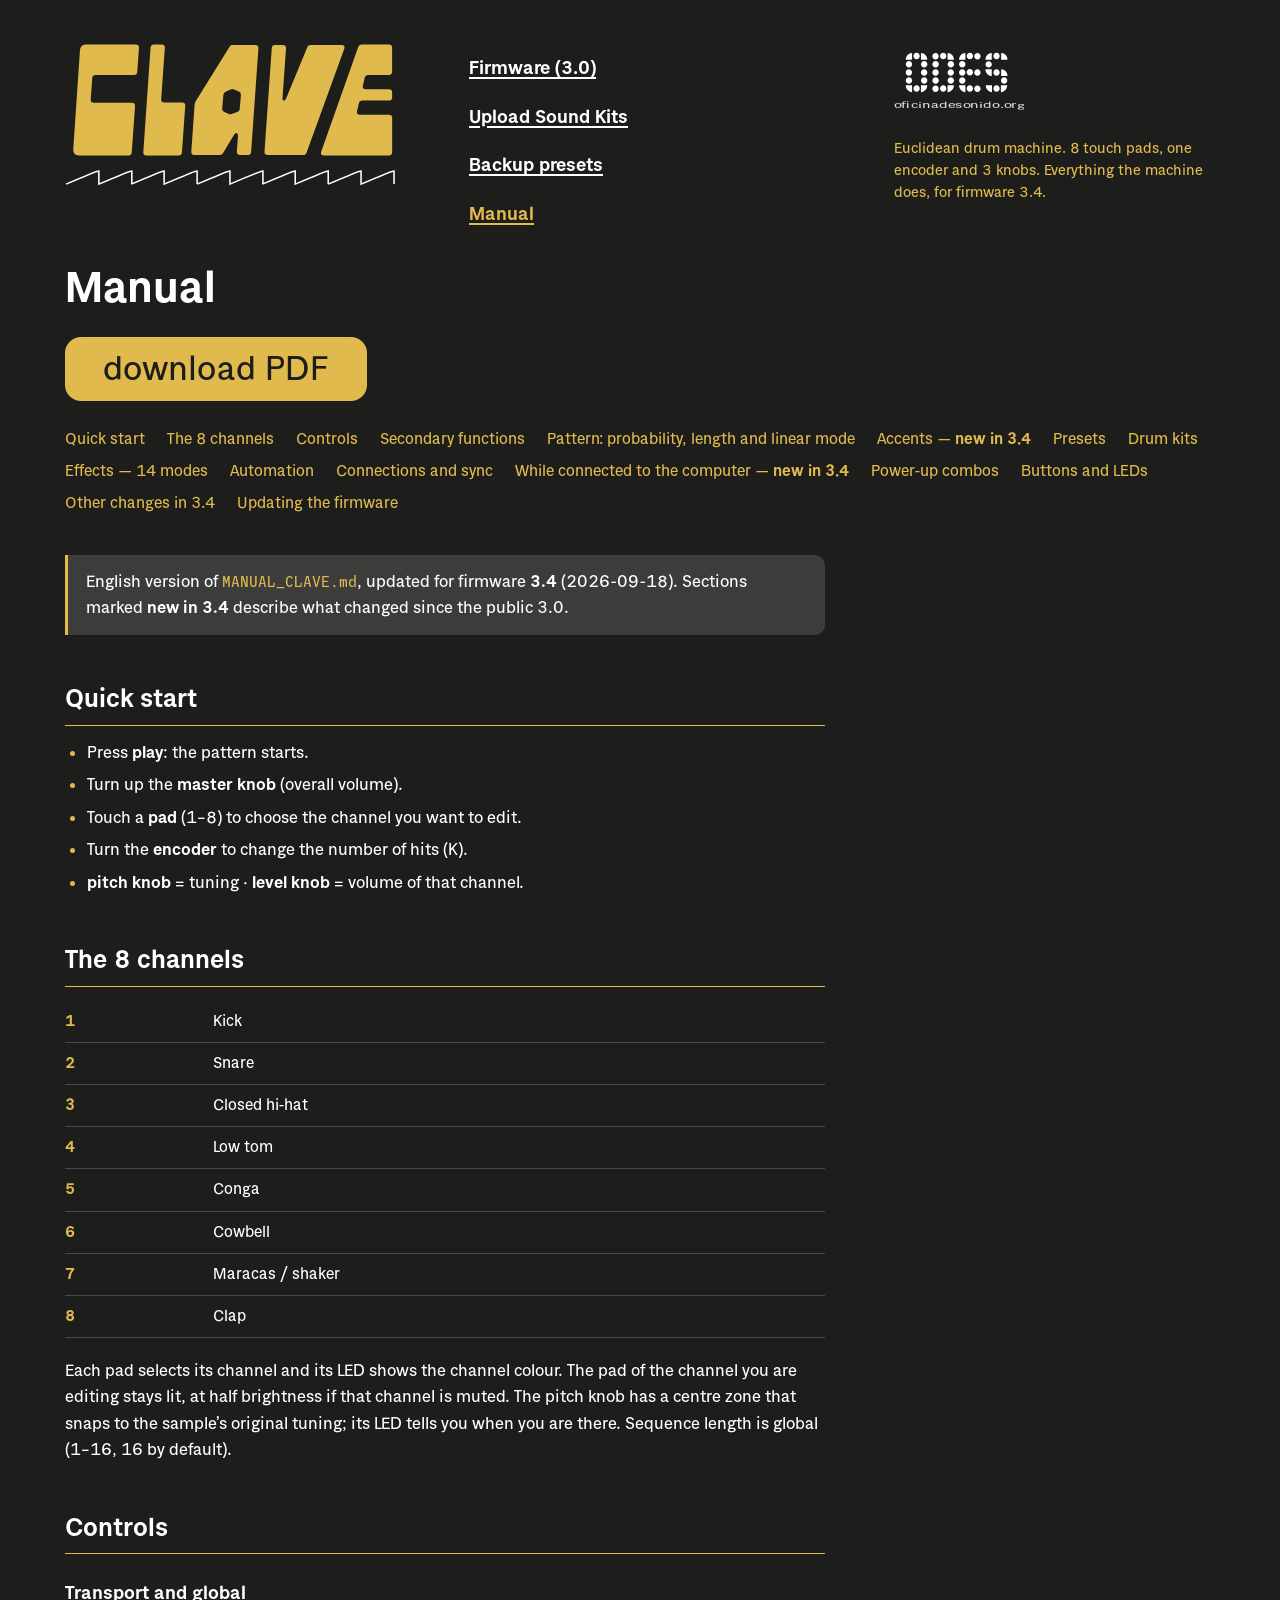
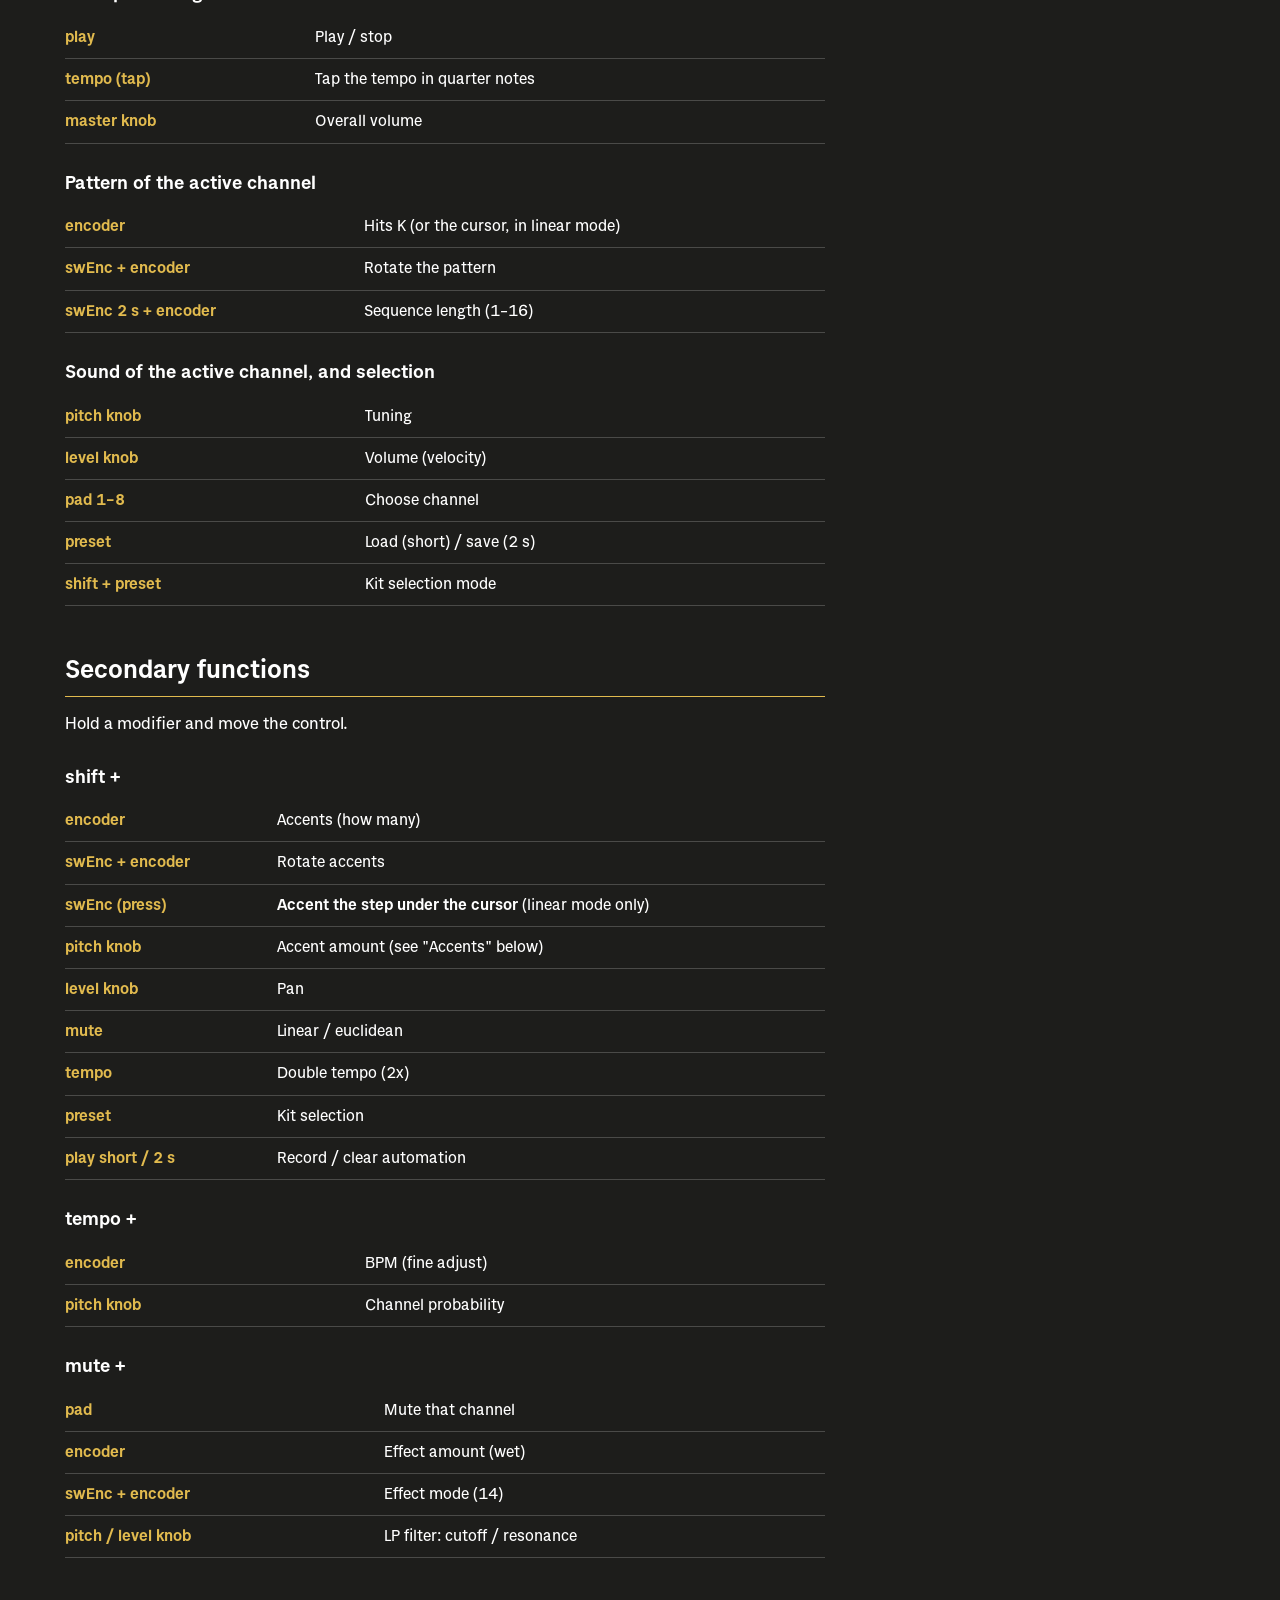
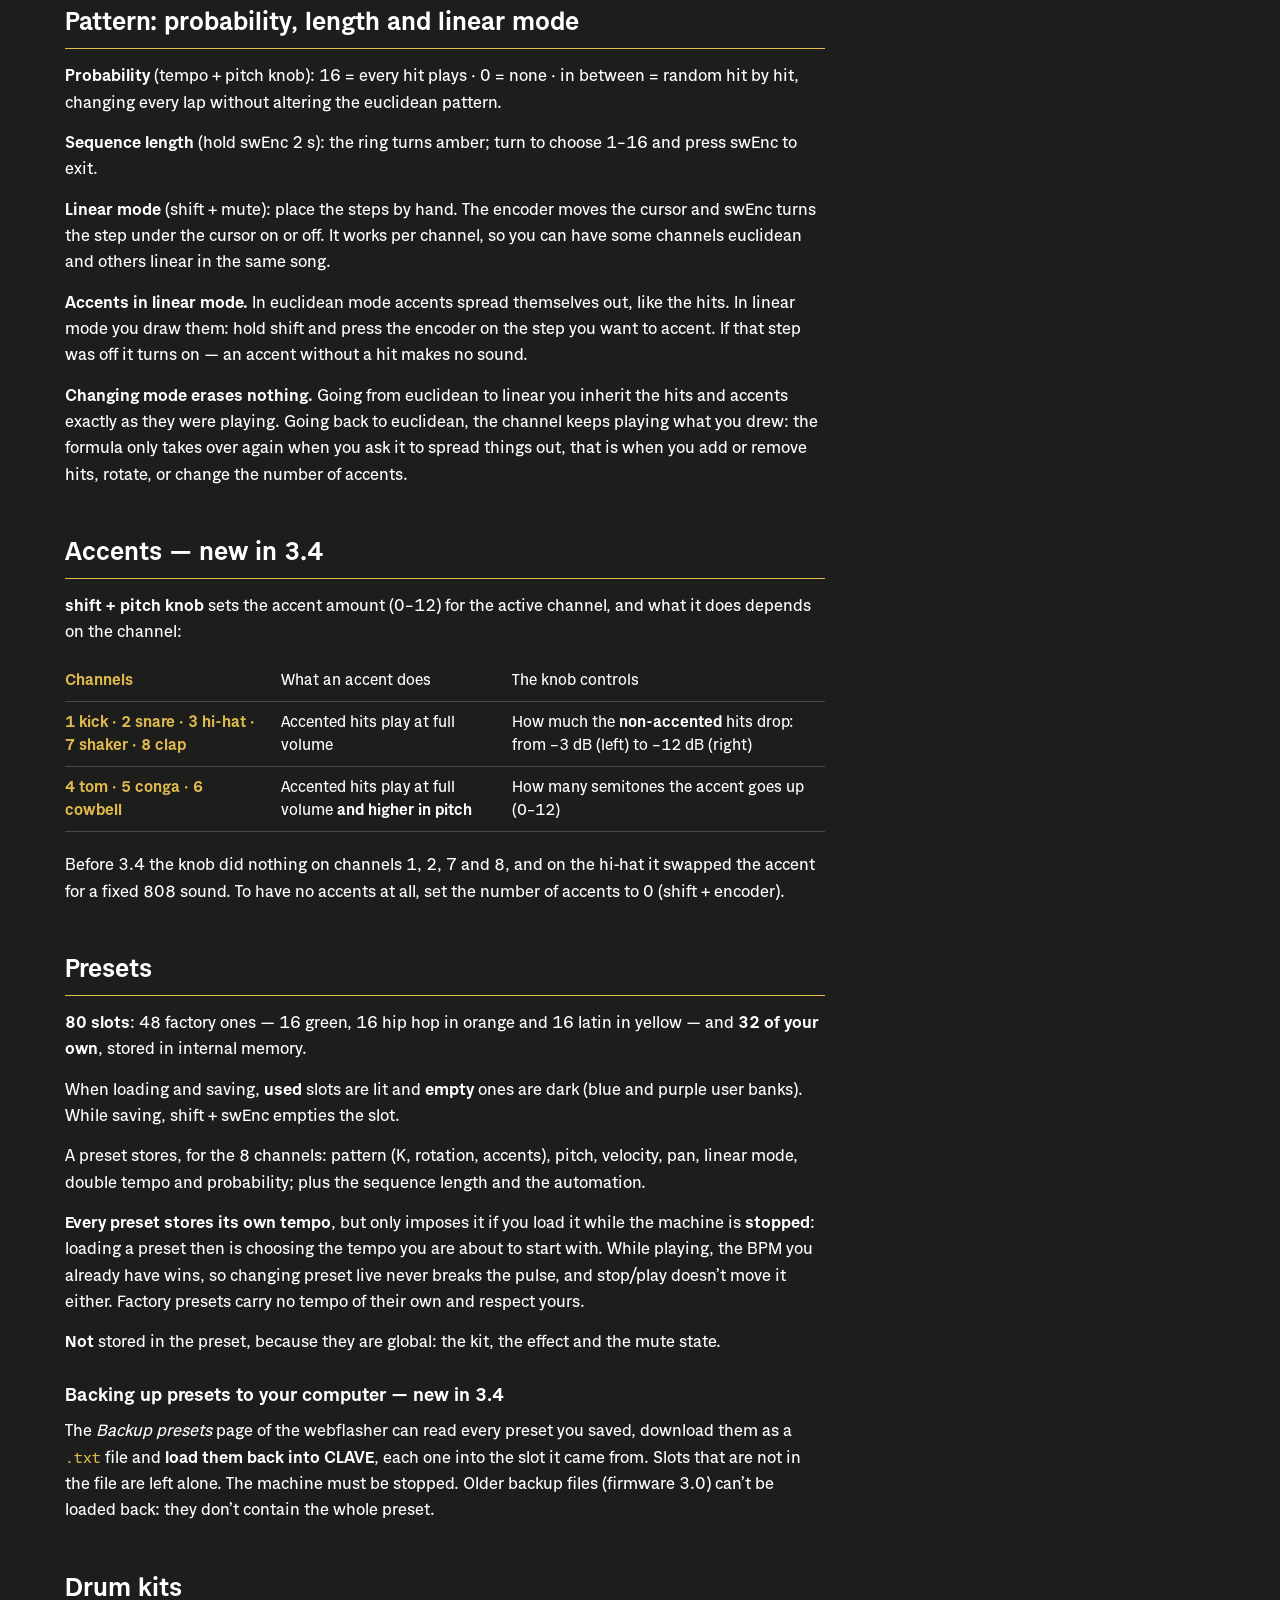
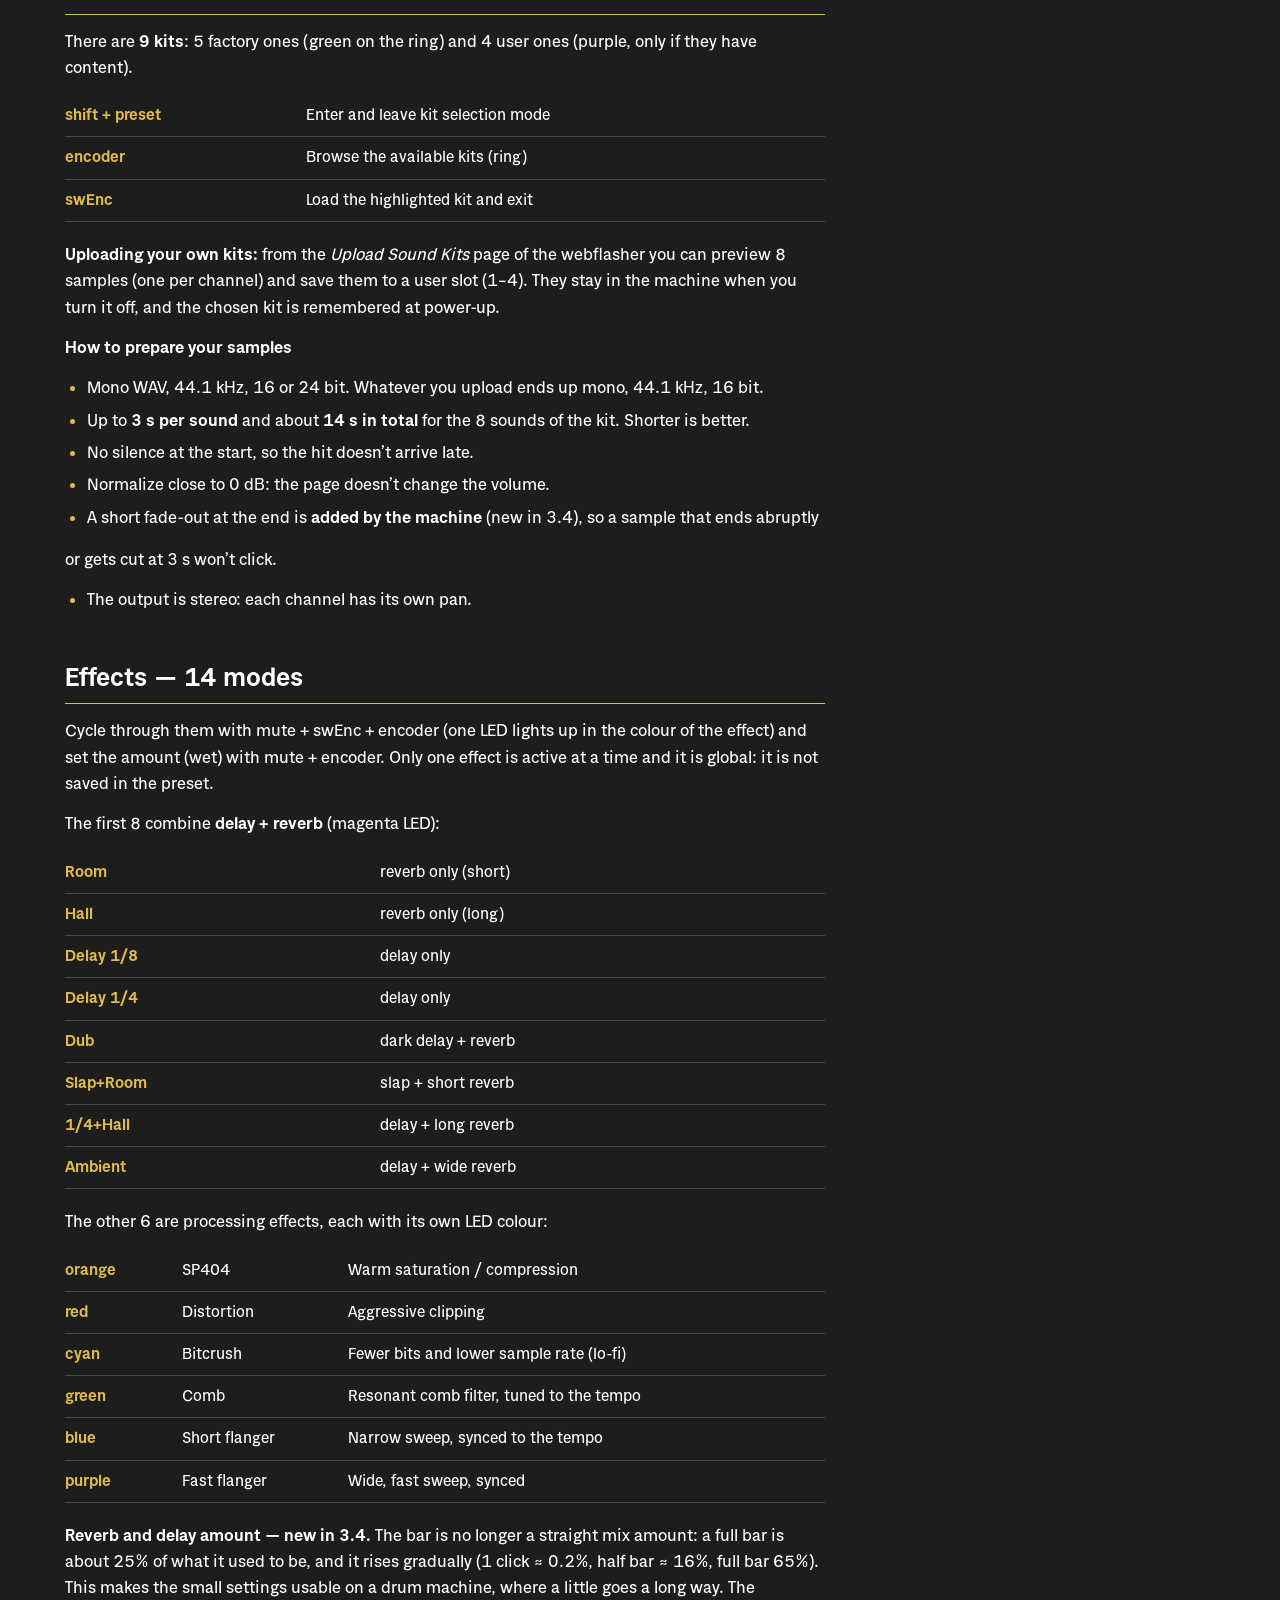
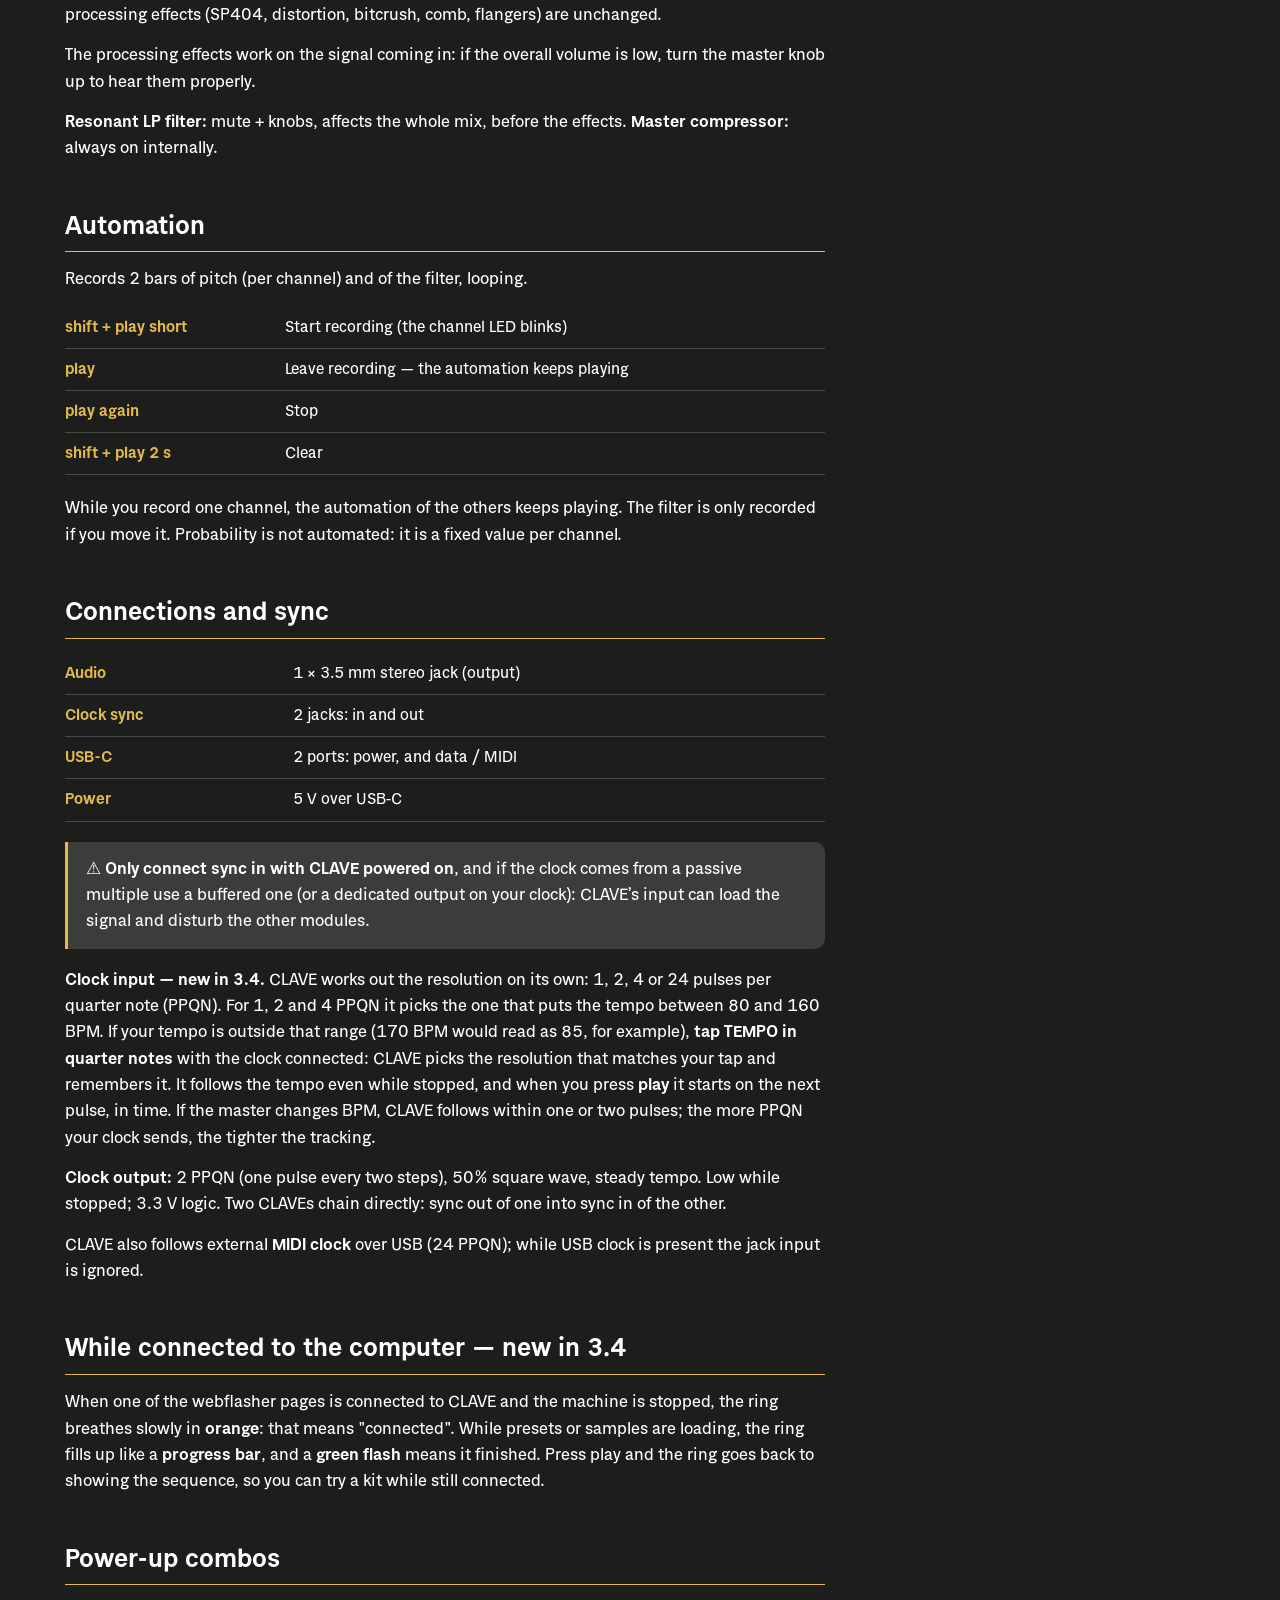
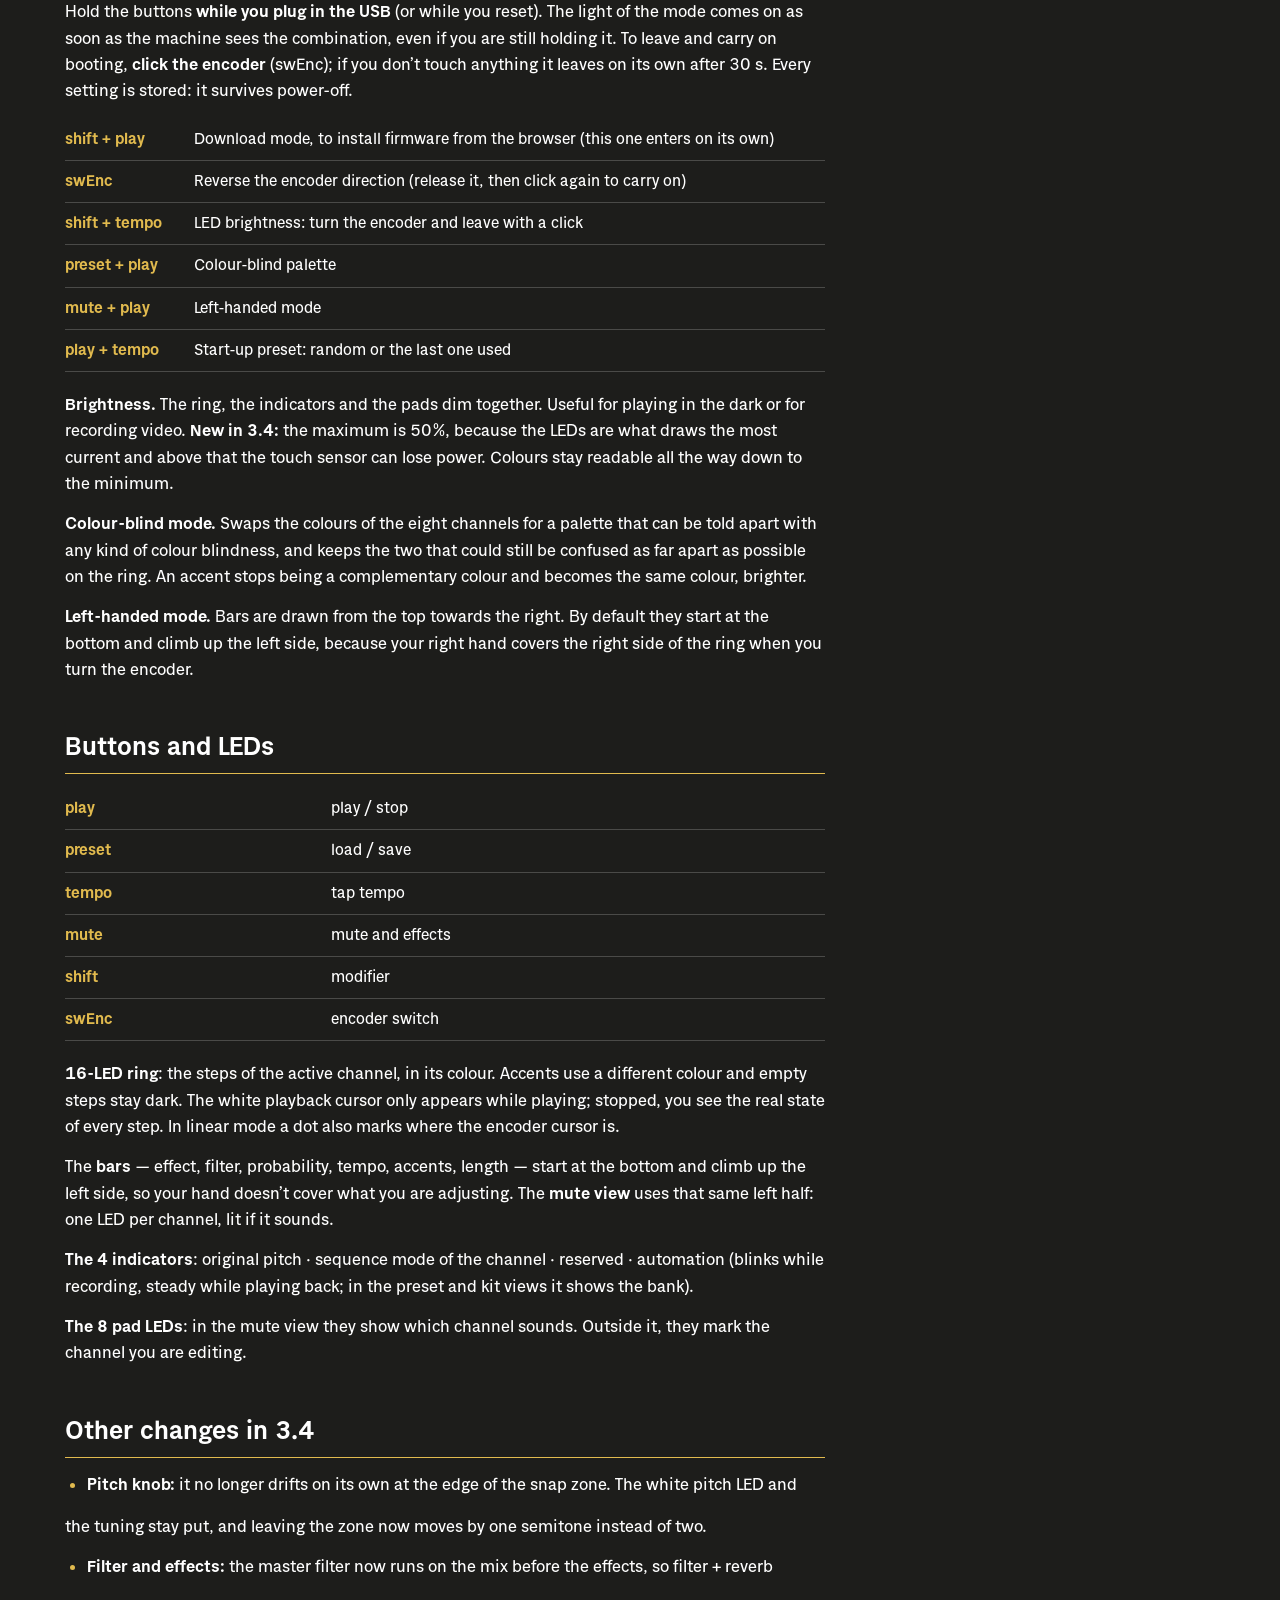
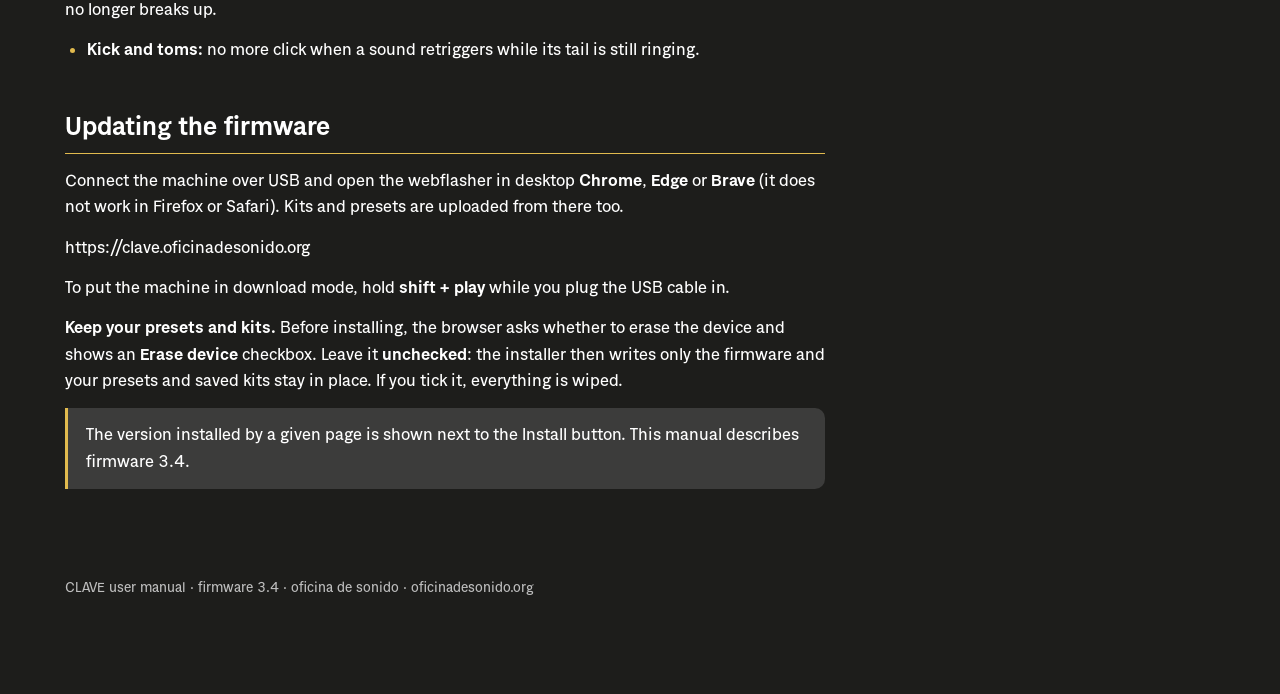
<file: mini/manual.html>
<!DOCTYPE html>
<html lang="en">
<head>
<meta charset="utf-8">
<meta name="viewport" content="width=device-width, initial-scale=1">
<title>CLAVE · Manual</title>
<link rel="stylesheet" href="./clave.css">
</head>
<body>
<a class="skip" href="#main">Skip to content</a>
<div class="page">
  <header class="site-header">
    <a class="logo" href="./index.html"><img src="./assets/clave-logo.svg" alt="CLAVE — home"></a>
    <nav class="site-nav" aria-label="CLAVE web tools">
      <ul>
        <li><a href="./index.html">Firmware (3.0)</a></li>
        <li><a href="./kit.html">Upload Sound Kits</a></li>
        <li><a href="./presets.html">Backup presets</a></li>
        <li><a href="./manual.html" aria-current="page">Manual</a></li>
      </ul>
    </nav>
    <div class="header-aside">
      <img class="badges" src="./assets/badges.svg" alt="ODES, oficinadesonido.org · Creative Commons · Open Source Hardware · WEEE">
      <a class="badges-url" href="https://oficinadesonido.org" aria-label="oficinadesonido.org">
        <svg viewBox="0 0 130 9" aria-hidden="true"><text x="0" y="7.2" textLength="130" lengthAdjust="spacingAndGlyphs">oficinadesonido.org</text></svg>
      </a>
      <p class="intro">Euclidean drum machine. 8 touch pads, one encoder and 3 knobs. Everything the machine does, for firmware 3.4.</p>
    </div>
  </header>

  <main id="main" class="manual">
    <h1>Manual</h1>
    <div class="manual-actions">
      <a class="btn" href="./ManualClave_EN_A4.pdf" target="_blank" rel="noopener">download PDF</a>
    </div>
    <nav class="manual-toc" aria-label="Sections"><a href="#quick-start">Quick start</a>
      <a href="#the-8-channels">The 8 channels</a>
      <a href="#controls">Controls</a>
      <a href="#secondary-functions">Secondary functions</a>
      <a href="#pattern-probability-length-and-linear-mode">Pattern: probability, length and linear mode</a>
      <a href="#accents-strong-new-in-3-4-strong">Accents — <strong>new in 3.4</strong></a>
      <a href="#presets">Presets</a>
      <a href="#drum-kits">Drum kits</a>
      <a href="#effects-14-modes">Effects — 14 modes</a>
      <a href="#automation">Automation</a>
      <a href="#connections-and-sync">Connections and sync</a>
      <a href="#while-connected-to-the-computer-strong-new-in-3-4-strong">While connected to the computer — <strong>new in 3.4</strong></a>
      <a href="#power-up-combos">Power-up combos</a>
      <a href="#buttons-and-leds">Buttons and LEDs</a>
      <a href="#other-changes-in-3-4">Other changes in 3.4</a>
      <a href="#updating-the-firmware">Updating the firmware</a></nav>
    <div class="manual-body">
<blockquote><p>English version of <code>MANUAL_CLAVE.md</code>, updated for firmware <strong>3.4</strong> (2026-09-18). Sections marked <strong>new in 3.4</strong> describe what changed since the public 3.0.</p></blockquote>
      <h2 id="quick-start">Quick start</h2>
      <ul><li>Press <strong>play</strong>: the pattern starts.</li><li>Turn up the <strong>master knob</strong> (overall volume).</li><li>Touch a <strong>pad</strong> (1–8) to choose the channel you want to edit.</li><li>Turn the <strong>encoder</strong> to change the number of hits (K).</li><li><strong>pitch knob</strong> = tuning · <strong>level knob</strong> = volume of that channel.</li></ul>
      <h2 id="the-8-channels">The 8 channels</h2>
      <table><tr><td>1</td><td>Kick</td></tr><tr><td>2</td><td>Snare</td></tr><tr><td>3</td><td>Closed hi-hat</td></tr><tr><td>4</td><td>Low tom</td></tr><tr><td>5</td><td>Conga</td></tr><tr><td>6</td><td>Cowbell</td></tr><tr><td>7</td><td>Maracas / shaker</td></tr><tr><td>8</td><td>Clap</td></tr></table>
      <p>Each pad selects its channel and its LED shows the channel colour. The pad of the channel you are editing stays lit, at half brightness if that channel is muted. The pitch knob has a centre zone that snaps to the sample's original tuning; its LED tells you when you are there. Sequence length is global (1–16, 16 by default).</p>
      <h2 id="controls">Controls</h2>
      <h3>Transport and global</h3>
      <table><tr><td>play</td><td>Play / stop</td></tr><tr><td>tempo (tap)</td><td>Tap the tempo in quarter notes</td></tr><tr><td>master knob</td><td>Overall volume</td></tr></table>
      <h3>Pattern of the active channel</h3>
      <table><tr><td>encoder</td><td>Hits K (or the cursor, in linear mode)</td></tr><tr><td>swEnc + encoder</td><td>Rotate the pattern</td></tr><tr><td>swEnc 2 s + encoder</td><td>Sequence length (1–16)</td></tr></table>
      <h3>Sound of the active channel, and selection</h3>
      <table><tr><td>pitch knob</td><td>Tuning</td></tr><tr><td>level knob</td><td>Volume (velocity)</td></tr><tr><td>pad 1–8</td><td>Choose channel</td></tr><tr><td>preset</td><td>Load (short) / save (2 s)</td></tr><tr><td>shift + preset</td><td>Kit selection mode</td></tr></table>
      <h2 id="secondary-functions">Secondary functions</h2>
      <p>Hold a modifier and move the control.</p>
      <h3>shift +</h3>
      <table><tr><td>encoder</td><td>Accents (how many)</td></tr><tr><td>swEnc + encoder</td><td>Rotate accents</td></tr><tr><td>swEnc (press)</td><td><strong>Accent the step under the cursor</strong> (linear mode only)</td></tr><tr><td>pitch knob</td><td>Accent amount (see "Accents" below)</td></tr><tr><td>level knob</td><td>Pan</td></tr><tr><td>mute</td><td>Linear / euclidean</td></tr><tr><td>tempo</td><td>Double tempo (2x)</td></tr><tr><td>preset</td><td>Kit selection</td></tr><tr><td>play short / 2 s</td><td>Record / clear automation</td></tr></table>
      <h3>tempo +</h3>
      <table><tr><td>encoder</td><td>BPM (fine adjust)</td></tr><tr><td>pitch knob</td><td>Channel probability</td></tr></table>
      <h3>mute +</h3>
      <table><tr><td>pad</td><td>Mute that channel</td></tr><tr><td>encoder</td><td>Effect amount (wet)</td></tr><tr><td>swEnc + encoder</td><td>Effect mode (14)</td></tr><tr><td>pitch / level knob</td><td>LP filter: cutoff / resonance</td></tr></table>
      <h2 id="pattern-probability-length-and-linear-mode">Pattern: probability, length and linear mode</h2>
      <p><strong>Probability</strong> (tempo + pitch knob): 16 = every hit plays · 0 = none · in between = random hit by hit, changing every lap without altering the euclidean pattern.</p>
      <p><strong>Sequence length</strong> (hold swEnc 2 s): the ring turns amber; turn to choose 1–16 and press swEnc to exit.</p>
      <p><strong>Linear mode</strong> (shift + mute): place the steps by hand. The encoder moves the cursor and swEnc turns the step under the cursor on or off. It works per channel, so you can have some channels euclidean and others linear in the same song.</p>
      <p><strong>Accents in linear mode.</strong> In euclidean mode accents spread themselves out, like the hits. In linear mode you draw them: hold shift and press the encoder on the step you want to accent. If that step was off it turns on — an accent without a hit makes no sound.</p>
      <p><strong>Changing mode erases nothing.</strong> Going from euclidean to linear you inherit the hits and accents exactly as they were playing. Going back to euclidean, the channel keeps playing what you drew: the formula only takes over again when you ask it to spread things out, that is when you add or remove hits, rotate, or change the number of accents.</p>
      <h2 id="accents-strong-new-in-3-4-strong">Accents — <strong>new in 3.4</strong></h2>
      <p><strong>shift + pitch knob</strong> sets the accent amount (0–12) for the active channel, and what it does depends on the channel:</p>
      <table class='wide'><tr><td>Channels</td><td>What an accent does</td><td>The knob controls</td></tr><tr><td>1 kick · 2 snare · 3 hi-hat · 7 shaker · 8 clap</td><td>Accented hits play at full volume</td><td>How much the <strong>non-accented</strong> hits drop: from −3 dB (left) to −12 dB (right)</td></tr><tr><td>4 tom · 5 conga · 6 cowbell</td><td>Accented hits play at full volume <strong>and higher in pitch</strong></td><td>How many semitones the accent goes up (0–12)</td></tr></table>
      <p>Before 3.4 the knob did nothing on channels 1, 2, 7 and 8, and on the hi-hat it swapped the accent for a fixed 808 sound. To have no accents at all, set the number of accents to 0 (shift + encoder).</p>
      <h2 id="presets">Presets</h2>
      <p><strong>80 slots</strong>: 48 factory ones — 16 green, 16 hip hop in orange and 16 latin in yellow — and <strong>32 of your own</strong>, stored in internal memory.</p>
      <p>When loading and saving, <strong>used</strong> slots are lit and <strong>empty</strong> ones are dark (blue and purple user banks). While saving, shift + swEnc empties the slot.</p>
      <p>A preset stores, for the 8 channels: pattern (K, rotation, accents), pitch, velocity, pan, linear mode, double tempo and probability; plus the sequence length and the automation.</p>
      <p><strong>Every preset stores its own tempo</strong>, but only imposes it if you load it while the machine is <strong>stopped</strong>: loading a preset then is choosing the tempo you are about to start with. While playing, the BPM you already have wins, so changing preset live never breaks the pulse, and stop/play doesn't move it either. Factory presets carry no tempo of their own and respect yours.</p>
      <p><strong>Not</strong> stored in the preset, because they are global: the kit, the effect and the mute state.</p>
      <h3>Backing up presets to your computer — <strong>new in 3.4</strong></h3>
      <p>The <em>Backup presets</em> page of the webflasher can read every preset you saved, download them as a <code>.txt</code> file and <strong>load them back into CLAVE</strong>, each one into the slot it came from. Slots that are not in the file are left alone. The machine must be stopped. Older backup files (firmware 3.0) can't be loaded back: they don't contain the whole preset.</p>
      <h2 id="drum-kits">Drum kits</h2>
      <p>There are <strong>9 kits</strong>: 5 factory ones (green on the ring) and 4 user ones (purple, only if they have content).</p>
      <table><tr><td>shift + preset</td><td>Enter and leave kit selection mode</td></tr><tr><td>encoder</td><td>Browse the available kits (ring)</td></tr><tr><td>swEnc</td><td>Load the highlighted kit and exit</td></tr></table>
      <p><strong>Uploading your own kits:</strong> from the <em>Upload Sound Kits</em> page of the webflasher you can preview 8 samples (one per channel) and save them to a user slot (1–4). They stay in the machine when you turn it off, and the chosen kit is remembered at power-up.</p>
      <p><strong>How to prepare your samples</strong></p>
      <ul><li>Mono WAV, 44.1 kHz, 16 or 24 bit. Whatever you upload ends up mono, 44.1 kHz, 16 bit.</li><li>Up to <strong>3 s per sound</strong> and about <strong>14 s in total</strong> for the 8 sounds of the kit. Shorter is better.</li><li>No silence at the start, so the hit doesn't arrive late.</li><li>Normalize close to 0 dB: the page doesn't change the volume.</li><li>A short fade-out at the end is <strong>added by the machine</strong> (new in 3.4), so a sample that ends abruptly</li></ul>
      <p>or gets cut at 3 s won't click.</p>
      <ul><li>The output is stereo: each channel has its own pan.</li></ul>
      <h2 id="effects-14-modes">Effects — 14 modes</h2>
      <p>Cycle through them with mute + swEnc + encoder (one LED lights up in the colour of the effect) and set the amount (wet) with mute + encoder. Only one effect is active at a time and it is global: it is not saved in the preset.</p>
      <p>The first 8 combine <strong>delay + reverb</strong> (magenta LED):</p>
      <table><tr><td>Room</td><td>reverb only (short)</td></tr><tr><td>Hall</td><td>reverb only (long)</td></tr><tr><td>Delay 1/8</td><td>delay only</td></tr><tr><td>Delay 1/4</td><td>delay only</td></tr><tr><td>Dub</td><td>dark delay + reverb</td></tr><tr><td>Slap+Room</td><td>slap + short reverb</td></tr><tr><td>1/4+Hall</td><td>delay + long reverb</td></tr><tr><td>Ambient</td><td>delay + wide reverb</td></tr></table>
      <p>The other 6 are processing effects, each with its own LED colour:</p>
      <table class='wide'><tr><td>orange</td><td>SP404</td><td>Warm saturation / compression</td></tr><tr><td>red</td><td>Distortion</td><td>Aggressive clipping</td></tr><tr><td>cyan</td><td>Bitcrush</td><td>Fewer bits and lower sample rate (lo-fi)</td></tr><tr><td>green</td><td>Comb</td><td>Resonant comb filter, tuned to the tempo</td></tr><tr><td>blue</td><td>Short flanger</td><td>Narrow sweep, synced to the tempo</td></tr><tr><td>purple</td><td>Fast flanger</td><td>Wide, fast sweep, synced</td></tr></table>
      <p><strong>Reverb and delay amount — new in 3.4.</strong> The bar is no longer a straight mix amount: a full bar is about 25% of what it used to be, and it rises gradually (1 click ≈ 0.2%, half bar ≈ 16%, full bar 65%). This makes the small settings usable on a drum machine, where a little goes a long way. The processing effects (SP404, distortion, bitcrush, comb, flangers) are unchanged.</p>
      <p>The processing effects work on the signal coming in: if the overall volume is low, turn the master knob up to hear them properly.</p>
      <p><strong>Resonant LP filter:</strong> mute + knobs, affects the whole mix, before the effects. <strong>Master compressor:</strong> always on internally.</p>
      <h2 id="automation">Automation</h2>
      <p>Records 2 bars of pitch (per channel) and of the filter, looping.</p>
      <table><tr><td>shift + play short</td><td>Start recording (the channel LED blinks)</td></tr><tr><td>play</td><td>Leave recording — the automation keeps playing</td></tr><tr><td>play again</td><td>Stop</td></tr><tr><td>shift + play 2 s</td><td>Clear</td></tr></table>
      <p>While you record one channel, the automation of the others keeps playing. The filter is only recorded if you move it. Probability is not automated: it is a fixed value per channel.</p>
      <h2 id="connections-and-sync">Connections and sync</h2>
      <table><tr><td>Audio</td><td>1 × 3.5 mm stereo jack (output)</td></tr><tr><td>Clock sync</td><td>2 jacks: in and out</td></tr><tr><td>USB-C</td><td>2 ports: power, and data / MIDI</td></tr><tr><td>Power</td><td>5 V over USB-C</td></tr></table>
      <blockquote><p>⚠️ <strong>Only connect sync in with CLAVE powered on</strong>, and if the clock comes from a passive multiple use a buffered one (or a dedicated output on your clock): CLAVE's input can load the signal and disturb the other modules.</p></blockquote>
      <p><strong>Clock input — new in 3.4.</strong> CLAVE works out the resolution on its own: 1, 2, 4 or 24 pulses per quarter note (PPQN). For 1, 2 and 4 PPQN it picks the one that puts the tempo between 80 and 160 BPM. If your tempo is outside that range (170 BPM would read as 85, for example), <strong>tap TEMPO in quarter notes</strong> with the clock connected: CLAVE picks the resolution that matches your tap and remembers it. It follows the tempo even while stopped, and when you press <strong>play</strong> it starts on the next pulse, in time. If the master changes BPM, CLAVE follows within one or two pulses; the more PPQN your clock sends, the tighter the tracking.</p>
      <p><strong>Clock output:</strong> 2 PPQN (one pulse every two steps), 50% square wave, steady tempo. Low while stopped; 3.3 V logic. Two CLAVEs chain directly: sync out of one into sync in of the other.</p>
      <p>CLAVE also follows external <strong>MIDI clock</strong> over USB (24 PPQN); while USB clock is present the jack input is ignored.</p>
      <h2 id="while-connected-to-the-computer-strong-new-in-3-4-strong">While connected to the computer — <strong>new in 3.4</strong></h2>
      <p>When one of the webflasher pages is connected to CLAVE and the machine is stopped, the ring breathes slowly in <strong>orange</strong>: that means "connected". While presets or samples are loading, the ring fills up like a <strong>progress bar</strong>, and a <strong>green flash</strong> means it finished. Press play and the ring goes back to showing the sequence, so you can try a kit while still connected.</p>
      <h2 id="power-up-combos">Power-up combos</h2>
      <p>Hold the buttons <strong>while you plug in the USB</strong> (or while you reset). The light of the mode comes on as soon as the machine sees the combination, even if you are still holding it. To leave and carry on booting, <strong>click the encoder</strong> (swEnc); if you don't touch anything it leaves on its own after 30 s. Every setting is stored: it survives power-off.</p>
      <table><tr><td>shift + play</td><td>Download mode, to install firmware from the browser (this one enters on its own)</td></tr><tr><td>swEnc</td><td>Reverse the encoder direction (release it, then click again to carry on)</td></tr><tr><td>shift + tempo</td><td>LED brightness: turn the encoder and leave with a click</td></tr><tr><td>preset + play</td><td>Colour-blind palette</td></tr><tr><td>mute + play</td><td>Left-handed mode</td></tr><tr><td>play + tempo</td><td>Start-up preset: random or the last one used</td></tr></table>
      <p><strong>Brightness.</strong> The ring, the indicators and the pads dim together. Useful for playing in the dark or for recording video. <strong>New in 3.4:</strong> the maximum is 50%, because the LEDs are what draws the most current and above that the touch sensor can lose power. Colours stay readable all the way down to the minimum.</p>
      <p><strong>Colour-blind mode.</strong> Swaps the colours of the eight channels for a palette that can be told apart with any kind of colour blindness, and keeps the two that could still be confused as far apart as possible on the ring. An accent stops being a complementary colour and becomes the same colour, brighter.</p>
      <p><strong>Left-handed mode.</strong> Bars are drawn from the top towards the right. By default they start at the bottom and climb up the left side, because your right hand covers the right side of the ring when you turn the encoder.</p>
      <h2 id="buttons-and-leds">Buttons and LEDs</h2>
      <table><tr><td>play</td><td>play / stop</td></tr><tr><td>preset</td><td>load / save</td></tr><tr><td>tempo</td><td>tap tempo</td></tr><tr><td>mute</td><td>mute and effects</td></tr><tr><td>shift</td><td>modifier</td></tr><tr><td>swEnc</td><td>encoder switch</td></tr></table>
      <p><strong>16-LED ring</strong>: the steps of the active channel, in its colour. Accents use a different colour and empty steps stay dark. The white playback cursor only appears while playing; stopped, you see the real state of every step. In linear mode a dot also marks where the encoder cursor is.</p>
      <p>The <strong>bars</strong> — effect, filter, probability, tempo, accents, length — start at the bottom and climb up the left side, so your hand doesn't cover what you are adjusting. The <strong>mute view</strong> uses that same left half: one LED per channel, lit if it sounds.</p>
      <p><strong>The 4 indicators</strong>: original pitch · sequence mode of the channel · reserved · automation (blinks while recording, steady while playing back; in the preset and kit views it shows the bank).</p>
      <p><strong>The 8 pad LEDs</strong>: in the mute view they show which channel sounds. Outside it, they mark the channel you are editing.</p>
      <h2 id="other-changes-in-3-4">Other changes in 3.4</h2>
      <ul><li><strong>Pitch knob:</strong> it no longer drifts on its own at the edge of the snap zone. The white pitch LED and</li></ul>
      <p>the tuning stay put, and leaving the zone now moves by one semitone instead of two.</p>
      <ul><li><strong>Filter and effects:</strong> the master filter now runs on the mix before the effects, so filter + reverb</li></ul>
      <p>no longer breaks up.</p>
      <ul><li><strong>Kick and toms:</strong> no more click when a sound retriggers while its tail is still ringing.</li></ul>
      <h2 id="updating-the-firmware">Updating the firmware</h2>
      <p>Connect the machine over USB and open the webflasher in desktop <strong>Chrome</strong>, <strong>Edge</strong> or <strong>Brave</strong> (it does not work in Firefox or Safari). Kits and presets are uploaded from there too.</p>
      <p>https://clave.oficinadesonido.org</p>
      <p>To put the machine in download mode, hold <strong>shift + play</strong> while you plug the USB cable in.</p>
      <p><strong>Keep your presets and kits.</strong> Before installing, the browser asks whether to erase the device and shows an <strong>Erase device</strong> checkbox. Leave it <strong>unchecked</strong>: the installer then writes only the firmware and your presets and saved kits stay in place. If you tick it, everything is wiped.</p>
      <blockquote><p>The version installed by a given page is shown next to the Install button. This manual describes firmware 3.4.</p></blockquote>
    </div>
  </main>

  <footer class="site-footer">
    <p>CLAVE user manual · firmware 3.4 · oficina de sonido · oficinadesonido.org</p>
  </footer>
</div>
</body>
</html>
</file>
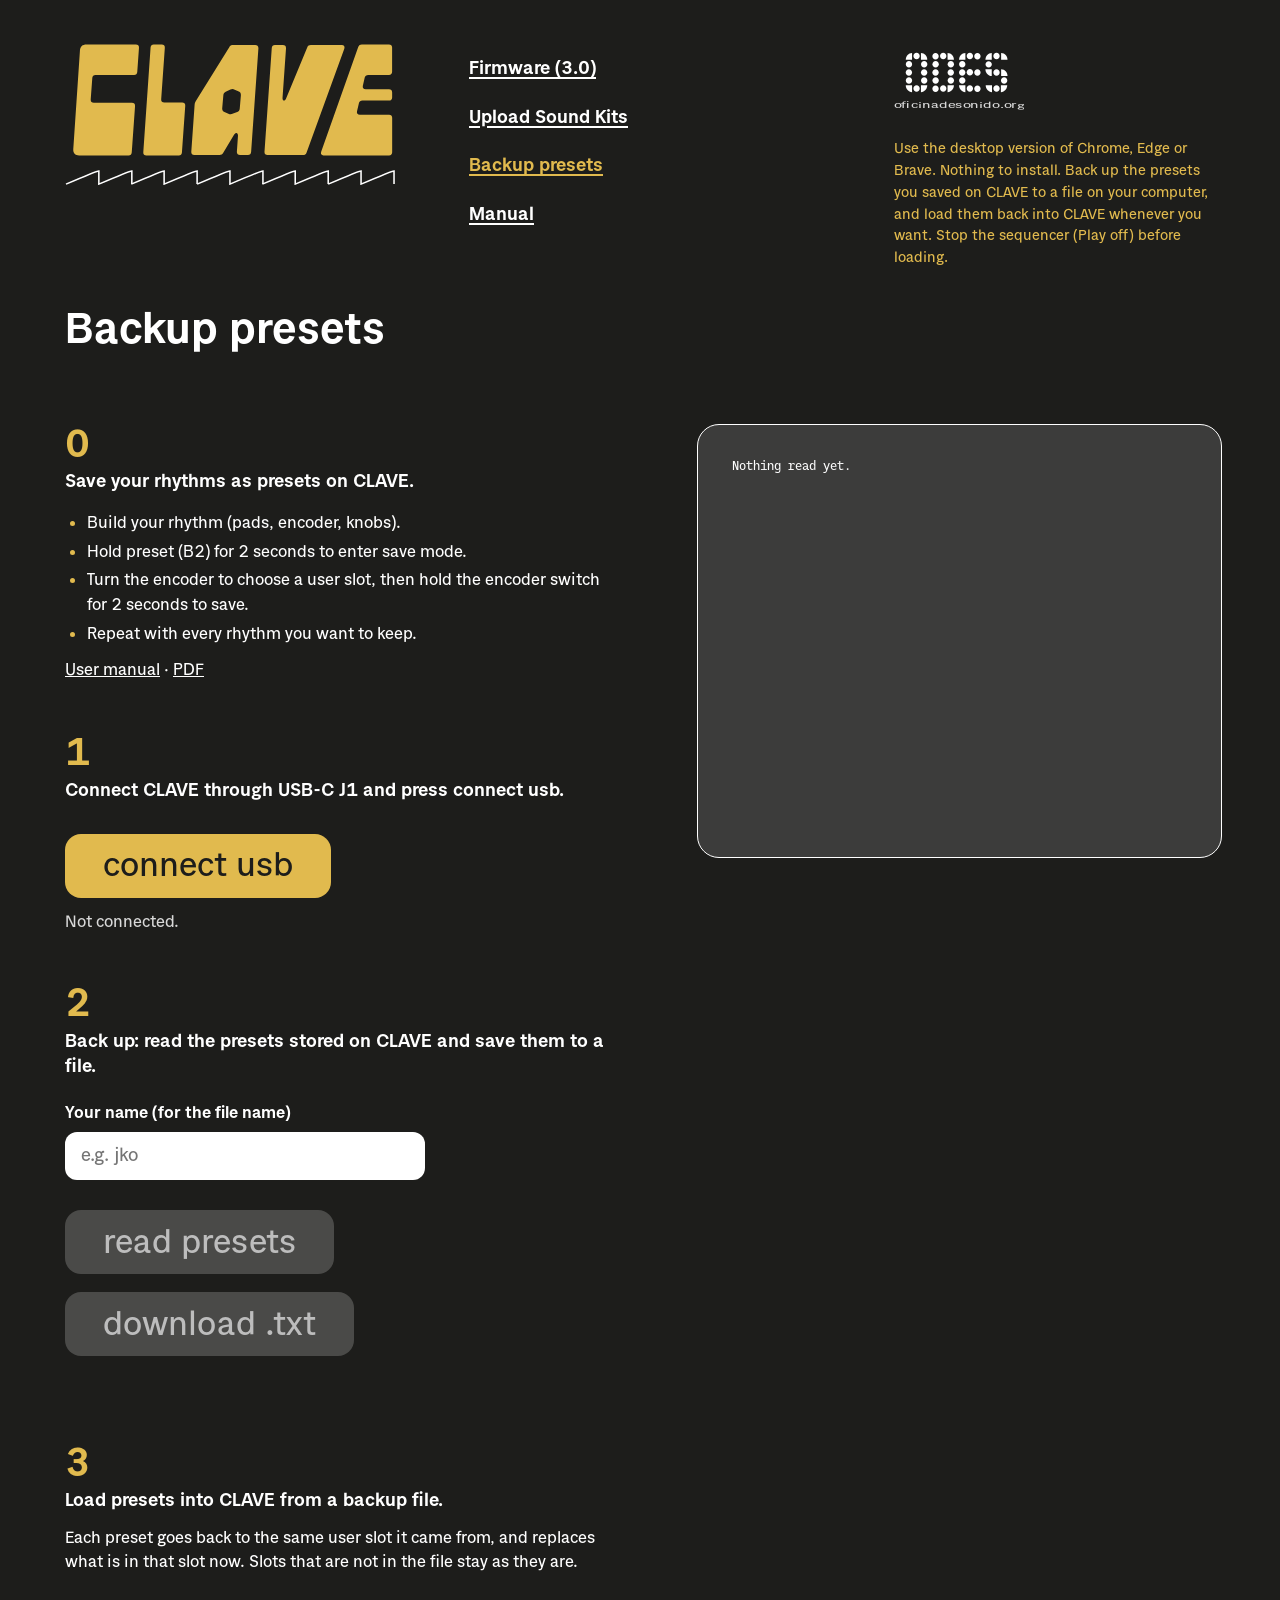
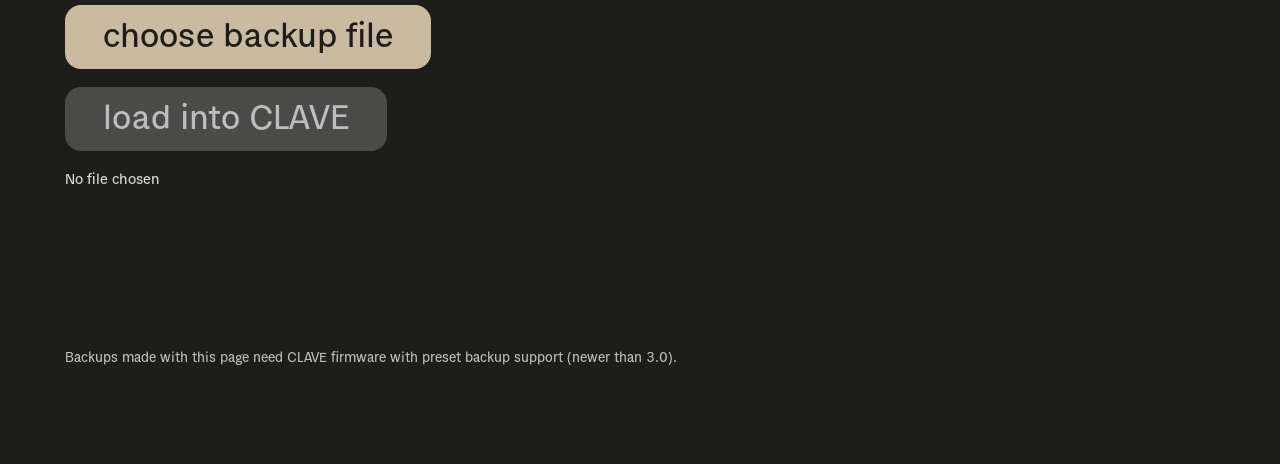
<file: mini/presets.html>
<!DOCTYPE html>
<html lang="en">
<head>
<meta charset="utf-8">
<meta name="viewport" content="width=device-width, initial-scale=1">
<title>CLAVE · Backup presets</title>
<link rel="stylesheet" href="./clave.css">
</head>
<body>
<a class="skip" href="#main">Skip to content</a>
<div class="page">
  <header class="site-header">
    <a class="logo" href="./index.html"><img src="./assets/clave-logo.svg" alt="CLAVE — home"></a>
    <nav class="site-nav" aria-label="CLAVE web tools">
      <ul>
        <li><a href="./index.html">Firmware (3.0)</a></li>
        <li><a href="./kit.html">Upload Sound Kits</a></li>
        <li><a href="./presets.html" aria-current="page">Backup presets</a></li>
        <li><a href="./manual.html">Manual</a></li>
      </ul>
    </nav>
    <div class="header-aside">
      <img class="badges" src="./assets/badges.svg" alt="ODES — oficinadesonido.org">
      <a class="badges-url" href="https://oficinadesonido.org" aria-label="oficinadesonido.org">
        <svg viewBox="0 0 130 9" aria-hidden="true"><text x="0" y="7.2" textLength="130" lengthAdjust="spacingAndGlyphs">oficinadesonido.org</text></svg>
      </a>
      <p class="intro">Use the desktop version of Chrome, Edge or Brave. Nothing to install. Back up
      the presets you saved on CLAVE to a file on your computer, and load them back into CLAVE whenever
      you want. Stop the sequencer (Play off) before loading.</p>
    </div>
  </header>

  <main id="main">
    <h1>Backup presets</h1>

    <div class="steps">
      <section class="step">
        <h2 class="step-title"><span class="num">0</span>
          <span class="txt">Save your rhythms as presets on CLAVE.</span></h2>
        <ul>
          <li>Build your rhythm (pads, encoder, knobs).</li>
          <li>Hold preset (B2) for 2 seconds to enter save mode.</li>
          <li>Turn the encoder to choose a user slot, then hold the encoder switch for 2 seconds to save.</li>
          <li>Repeat with every rhythm you want to keep.</li>
        </ul>
        <p><a href="./manual.html">User manual</a> · <a href="./ManualClave_EN_A4.pdf" target="_blank" rel="noopener">PDF</a></p>
      </section>

      <section class="step">
        <h2 class="step-title"><span class="num">1</span>
          <span class="txt">Connect CLAVE through USB-C J1 and press connect usb.</span></h2>
        <div class="actions">
          <button class="btn" id="btnConnect">connect usb</button>
        </div>
        <p class="status" id="connState" aria-live="polite">Not connected.</p>
      </section>

      <section class="step">
        <h2 class="step-title"><span class="num">2</span>
          <span class="txt">Back up: read the presets stored on CLAVE and save them to a file.</span></h2>
        <div class="field">
          <label for="nombre">Your name (for the file name)</label>
          <input type="text" id="nombre" placeholder="e.g. jko" autocomplete="name">
        </div>
        <div class="actions">
          <button class="btn" id="btnRead" disabled aria-describedby="connState">read presets</button>
          <button class="btn sec" id="btnDownload" disabled aria-describedby="readState">download .txt</button>
        </div>
        <p class="status" id="readState" aria-live="polite"></p>
      </section>

      <section class="step">
        <h2 class="step-title"><span class="num">3</span>
          <span class="txt">Load presets into CLAVE from a backup file.</span></h2>
        <p>Each preset goes back to the same user slot it came from, and replaces what is in that slot
        now. Slots that are not in the file stay as they are.</p>
        <div class="actions">
          <button class="btn sec" id="btnChoose" type="button" aria-describedby="fileName">choose backup file</button>
          <button class="btn" id="btnLoad" disabled aria-describedby="loadState">load into CLAVE</button>
        </div>
        <p class="note small" id="fileName">No file chosen</p>
        <input type="file" id="fileIn" accept=".txt,text/plain" hidden>
        <p class="status" id="loadState" aria-live="polite"></p>
      </section>
    </div>

    <section class="panel console" id="log" role="log" aria-live="off" aria-label="Presets read from CLAVE" tabindex="0">Nothing read yet.</section>
  </main>

  <footer class="site-footer">
    <p>Backups made with this page need CLAVE firmware with preset backup support (newer than 3.0).</p>
  </footer>
</div>

<script>
  const $ = id => document.getElementById(id);
  const state = (id, t, cls) => { $(id).textContent = t; $(id).className = "status " + (cls || ""); };
  const log = t => { $("log").textContent = t; };
  const USER_FIRST = 32, USER_LAST = 63;           // firmware PRESET_USER .. PRESET_LATIN-1
  const slotName = i => (i < 48 ? "blue" : "purple") + " bank, slot " + ((i - USER_FIRST) % 16 + 1);

  // ── Web Serial: line reader ──────────────────────────────────
  let port, reader, writer, rxBuf = "", backup = null, restore = null;
  const lineQueue = [], lineWaiters = [];
  function feed(text) {
    rxBuf += text;
    let k;
    while ((k = rxBuf.indexOf("\n")) >= 0) {
      const line = rxBuf.slice(0, k).replace(/\r$/, "");
      rxBuf = rxBuf.slice(k + 1);
      if (lineWaiters.length) lineWaiters.shift()(line); else lineQueue.push(line);
    }
  }
  function nextLine(ms) {
    if (lineQueue.length) return Promise.resolve(lineQueue.shift());
    return new Promise((resolve, reject) => {
      const res = l => { clearTimeout(t); resolve(l); };
      const t = setTimeout(() => { const i = lineWaiters.indexOf(res); if (i >= 0) lineWaiters.splice(i, 1); reject(new Error("timeout")); }, ms);
      lineWaiters.push(res);
    });
  }
  async function waitFor(test, ms) {                 // first line where test(line) is true
    const end = Date.now() + ms;
    while (Date.now() < end) { const l = await nextLine(Math.max(50, end - Date.now())); if (test(l)) return l; }
    throw new Error("timeout");
  }
  async function readLoop() {
    const dec = new TextDecoder();
    try { while (true) { const { value, done } = await reader.read(); if (done) break; if (value) feed(dec.decode(value)); } }
    catch (e) { state("connState", "Connection lost: " + e.message, "err"); }
  }
  function writeT(data, ms = 5000) {
    let t;
    return Promise.race([writer.write(typeof data === "string" ? new TextEncoder().encode(data) : data),
      new Promise((_, rej) => { t = setTimeout(() => rej(new Error("write timeout")), ms); })]).finally(() => clearTimeout(t));
  }

  // USB feedback on CLAVE's ring: 'C' says "web connected" (slow orange pulse while stopped).
  // Sent on connect and every 2 s, but never in the middle of a transfer.
  let busy = false;
  function startHeartbeat() {
    const beat = () => { if (!busy && writer) writeT("C").catch(() => {}); };
    beat(); setInterval(beat, 2000);
  }

  $("btnConnect").onclick = async () => {
    if (!("serial" in navigator)) { state("connState", "This browser doesn't support Web Serial. Use Chrome, Edge or Brave.", "err"); return; }
    try {
      port = await navigator.serial.requestPort();
      await port.open({ baudRate: 115200 });
      reader = port.readable.getReader(); writer = port.writable.getWriter(); readLoop();
      state("connState", "Connected ✓", "ok");
      startHeartbeat();
      $("btnRead").disabled = false;
      $("btnLoad").disabled = !restore;
    } catch (e) {
      const busy = /Failed to open/.test(e.message);
      state("connState", busy ? "CLAVE is already open in another tab or window. Close it and try again."
                              : "Not connected: " + e.message, "err");
    }
  };

  // ── Back up ('B') ────────────────────────────────────────────
  $("btnRead").onclick = async () => {
    state("readState", "Reading…"); log("Reading…");
    busy = true;
    lineQueue.length = 0;
    try {
      await writeT("B");
      const head = await waitFor(l => l.startsWith("=== BACKUP"), 3000).catch(() => null);
      if (!head) {
        state("readState", "This CLAVE firmware can't back up presets yet. Update the firmware first.", "err");
        log("No answer to the backup command."); return;
      }
      const presets = [];
      while (true) {
        const l = await waitFor(() => true, 3000);
        if (l.startsWith("=== END BACKUP")) break;
        const m = l.match(/^P (\d+) ([0-9A-F]+)$/);
        if (m) presets.push({ idx: +m[1], hex: m[2] });
      }
      backup = { head, presets };
      $("btnDownload").disabled = !presets.length;
      if (presets.length) {
        state("readState", `✓ ${presets.length} presets read. Download the file to keep them.`, "ok");
        log(head + "\n\n" + presets.map(p => "✓ " + slotName(p.idx)).join("\n"));
      } else {
        state("readState", "No presets saved on CLAVE.", "err"); log("No user presets.");
      }
    } catch (e) { state("readState", "Error: " + e.message, "err"); }
    finally { busy = false; }
  };

  // preset_<name>_<YYYY-MM-DD>.txt  (e.g. preset_jko_2026-09-17.txt)
  function fileName() {
    const n = ($("nombre").value.trim() || "clave").replace(/[^\w\-]+/g, "_");
    const d = new Date();
    const date = `${d.getFullYear()}-${String(d.getMonth() + 1).padStart(2, "0")}-${String(d.getDate()).padStart(2, "0")}`;
    return `preset_${n}_${date}.txt`;
  }
  $("btnDownload").onclick = () => {
    const txt = ["# CLAVE preset backup — load it with the Backup presets page", "# " + new Date().toISOString(),
      backup.head, ...backup.presets.map(p => `P ${p.idx} ${p.hex}`), "=== END BACKUP ===", ""].join("\n");
    const a = document.createElement("a");
    a.href = URL.createObjectURL(new Blob([txt], { type: "text/plain" }));
    a.download = fileName(); a.click();
    state("readState", "✓ Downloaded " + fileName() + ".", "ok");
  };

  // ── Load into CLAVE ('R') ────────────────────────────────────
  $("btnChoose").onclick = () => $("fileIn").click();
  $("fileIn").onchange = async e => {
    const f = e.target.files[0]; restore = null; $("btnLoad").disabled = true; state("loadState", "");
    if (!f) { $("fileName").textContent = "No file chosen"; return; }
    const txt = await f.text();
    const presets = [...txt.matchAll(/^P (\d+) ([0-9A-Fa-f]+)\s*$/gm)]
      .map(m => ({ idx: +m[1], hex: m[2] })).filter(p => p.idx >= USER_FIRST && p.idx <= USER_LAST);
    $("fileName").textContent = f.name;
    if (!presets.length) {
      const old = txt.includes("=== DUMP USER PRESETS");
      state("loadState", old ? "This file is an old preset list (firmware 3.0). It can't be loaded back into CLAVE."
                             : "No presets found in this file.", "err");
      return;
    }
    restore = presets;
    $("fileName").textContent = `${f.name} · ${presets.length} presets`;
    log("In the file:\n" + presets.map(p => "• " + slotName(p.idx)).join("\n"));
    $("btnLoad").disabled = !writer;
    state("loadState", writer ? "Ready. Stop the sequencer, then press load into CLAVE."
                              : "Connect CLAVE (step 1) to load it.");
  };

  $("btnLoad").onclick = async () => {
    if (!restore) return;
    $("btnLoad").disabled = true;
    busy = true;
    lineQueue.length = 0;
    const done = [];
    try {
      // progress bar on CLAVE's ring (older firmware just ignores it)
      await writeT(`L${restore.length}\n`);
      await waitFor(x => x.startsWith("DONE load") || x.startsWith("ERR"), 1500).catch(() => null);
      for (let i = 0; i < restore.length; i++) {
        const p = restore[i];
        state("loadState", `Loading ${i + 1} of ${restore.length}: ${slotName(p.idx)}…`);
        // A preset line is ~1,500 characters; if part of it gets lost on the way
        // (CDC RX overflow on older firmware), CLAVE answers ERR restore size/format.
        // Retry that preset up to 2 more times before giving up.
        let l = "";
        for (let attempt = 1; attempt <= 3; attempt++) {
          lineQueue.length = 0;
          await writeT(`R${p.idx} ${p.hex}\n`);
          l = await waitFor(x => x.startsWith("DONE restore") || x.startsWith("ERR"), 4000).catch(() => "ERR timeout");
          const transfer = /ERR (restore (size|format|timeout)|timeout)/.test(l);
          if (!transfer) break;
          if (attempt < 3) state("loadState", `Loading ${i + 1} of ${restore.length}: ${slotName(p.idx)} (retry ${attempt})…`);
        }
        if (l.startsWith("ERR")) {
          throw new Error(l.includes("playing") ? "CLAVE is playing. Stop the sequencer and try again."
                        : l.includes("slot") ? "This preset belongs to a slot CLAVE doesn't have."
                        : l.includes("timeout") ? "CLAVE didn't answer. Update the firmware or check the cable."
                        : "The preset didn't arrive complete after 3 tries. Update CLAVE's firmware and try again.");
        }
        done.push("✓ " + slotName(p.idx));
        log(done.join("\n"));
      }
      state("loadState", `✓ ${restore.length} presets loaded into CLAVE.`, "ok");
    } catch (e) {
      state("loadState", `✗ Stopped after ${done.length} of ${restore.length}: ` +
        (e.message === "timeout" ? "CLAVE didn't answer. Update the firmware or check the cable." : e.message), "err");
    }
    busy = false;
    $("btnLoad").disabled = false;
  };
</script>
</body>
</html>
</file>
<file: mini/clave.css>
/* CLAVE web tools — shared style (from webflasher-web.svg, 2026-09-17).
   Mockup artboard 834 units wide → 1 unit ≈ 1.6 px at desktop width. */
/* Fonts: CF Arche Grotesk (text) and CF Crónica Mono (console), self-hosted. */
@font-face { font-family: "CF Arche Grotesk"; src: url("./fonts/CFArcheGrotesk-Regular.woff2") format("woff2"); font-weight: 400; font-style: normal; font-display: swap; }
@font-face { font-family: "CF Arche Grotesk"; src: url("./fonts/CFArcheGrotesk-Bold.woff2") format("woff2"); font-weight: 700; font-style: normal; font-display: swap; }
@font-face { font-family: "CF Cronica Mono"; src: url("./fonts/CFCronica-Mono.woff2") format("woff2"); font-weight: 400; font-style: normal; font-display: swap; }

:root {
  --bg: #1D1D1B;
  --yellow: #E1BA4E;
  --beige: #CABA9F;
  --panel: #3C3C3B;
  --white: #FFFFFF;
  --ink: #1D1D1B;
  --soft: #D9D9D9;
  --error: #FF8A80;
  color-scheme: dark;
}

* { box-sizing: border-box; }
html { background: var(--bg); }
body {
  margin: 0;
  background: var(--bg);
  color: var(--white);
  font-family: "CF Arche Grotesk", system-ui, -apple-system, "Segoe UI", sans-serif;
  line-height: 1.3;
}

.page { max-width: 1334px; margin: 0 auto; padding: 43px 58px 80px 65px; }

/* ── Header: logo · nav · badges + intro ─────────────────────── */
.site-header {
  display: grid;
  grid-template-columns: 330px 1fr 328px;
  column-gap: 74px;
  align-items: start;
}
.logo { display: block; width: 330px; }
.logo img { display: block; width: 100%; height: auto; }

.site-nav ul { list-style: none; margin: 14px 0 0; padding: 0; display: grid; row-gap: 24px; }
.site-nav a {
  color: var(--white);
  font-size: 19px;
  font-weight: 700;
  text-decoration: underline;
  text-decoration-thickness: 2px;
  text-underline-offset: 3px;
}
.site-nav a[aria-current="page"] { color: var(--yellow); }

.header-aside .badges { display: block; width: 130px; max-width: 100%; height: auto; }
/* La url va como texto de la página, estirada al ancho exacto del logotipo (130 px). */
.badges-url { display: block; width: 130px; margin-top: 7px; }
.badges-url svg { display: block; width: 100%; height: auto; }
.badges-url text { fill: var(--soft); font-family: "CF Arche Grotesk", system-ui, sans-serif; font-size: 8px; letter-spacing: 0; }
.badges-url:hover text { fill: var(--yellow); }
.intro {
  margin: 28px 0 0;
  color: var(--yellow);
  font-size: 15px;
  line-height: 1.45;
}

/* ── Main: title · steps (left) · console panel (right) ──────── */
main {
  display: grid;
  grid-template-columns: minmax(0, 650px) minmax(0, 525px);
  column-gap: 80px;
  margin-top: 36px;
  align-items: start;
}
h1 {
  grid-column: 1 / -1;
  margin: 0 0 70px;
  font-size: 45px;
  font-weight: 700;
  line-height: 1.1;
}

.step { margin: 0 0 50px; }
.step-title { margin: 0; font-size: inherit; font-weight: 700; }
.step-title .num { display: block; color: var(--yellow); font-size: 40px; line-height: 1; }
.step-title .txt { display: block; margin-top: 6px; font-size: 19px; line-height: 1.3; }
.step p, .step li { font-size: 17px; line-height: 1.45; }
.step p { margin: 12px 0 0; }
.note { color: var(--soft); }
.step p.small { font-size: 15px; margin-top: 18px; }
.step ul { margin: 16px 0 0; padding-left: 22px; }
.step li { margin: 4px 0; }
.step li::marker { color: var(--yellow); }

.actions { display: flex; flex-wrap: wrap; gap: 18px; margin-top: 30px; }
.btn {
  display: inline-flex;
  align-items: center;
  gap: 16px;
  min-height: 64px;
  padding: 0 38px;
  border: 0;
  border-radius: 16px;
  background: var(--yellow);
  color: var(--ink);
  font: inherit;
  font-size: 35px;
  font-weight: 400;
  line-height: 1;
  text-decoration: none;
  cursor: pointer;
}
.btn.sec { background: var(--beige); }
.btn.small { min-height: 52px; padding: 0 26px; font-size: 26px; }
.btn:hover:not(:disabled) { filter: brightness(1.07); }
.btn:disabled { background: #4A4A48; color: #BDBDBD; cursor: not-allowed; }
.btn svg { width: .9em; height: .9em; flex: none; }

a:focus-visible, button:focus-visible, input:focus-visible, summary:focus-visible {
  outline: 3px solid var(--white);
  outline-offset: 3px;
}

.status { margin: 14px 0 0; font-size: 17px; color: var(--soft); min-height: 1.45em; }
.status.ok, .ok { color: var(--yellow); font-weight: 700; }
.status.err, .err { color: var(--error); font-weight: 700; }

/* Console panel */
.panel {
  position: sticky;
  top: 24px;
  min-height: 434px;
  max-height: calc(100vh - 48px);
  overflow: auto;
  margin: 0;
  padding: 32px 34px;
  border: 1.5px solid var(--white);
  border-radius: 22px;
  background: var(--panel);
  color: var(--white);
  font-family: "CF Cronica Mono", ui-monospace, Menlo, monospace;
  font-size: 13px;
  line-height: 1.55;
  word-break: break-word;
}
.panel.console { white-space: pre-wrap; }
.panel h2 { margin: 0 0 12px; font-size: 13px; font-weight: 700; color: var(--yellow); }
.panel p { margin: 0 0 18px; white-space: normal; }
.panel code { color: var(--yellow); }

/* Channel list (Upload Sound Kits) */
.step .channels { list-style: none; margin: 26px 0 0; padding: 0; display: grid; gap: 14px; }
.step .channels li { display: grid; grid-template-columns: 40px auto minmax(0, 1fr) auto; align-items: center; column-gap: 16px; row-gap: 2px; margin: 0; }
.channels .file-name { min-width: 0; overflow: hidden; text-overflow: ellipsis; white-space: nowrap; font-size: 15px; color: var(--soft); }
.channels .status { min-height: 0; }
.budget { margin-top: 24px; }
.budget-text { margin: 0 0 8px; font-size: 17px; font-weight: 700; }
.budget-text.err { color: var(--error); }
.budget-bar { position: relative; height: 12px; border-radius: 6px; background: var(--panel); overflow: hidden; }
.budget-fill, .budget-sent { position: absolute; left: 0; top: 0; bottom: 0; width: 0; border-radius: 6px; }
.budget-fill { background: var(--beige); }
.budget-fill.over { background: var(--error); }
.budget-sent { background: var(--yellow); transition: width .15s linear; }
.channels .ch { font-size: 24px; font-weight: 700; }
.channels .ch .n { color: var(--yellow); }
.channels .status { margin: 0; font-size: 15px; }
.btn.choose { min-height: 40px; padding: 0 16px; border-radius: 10px; font-size: 17px; }

.field { display: grid; gap: 8px; margin-top: 22px; max-width: 360px; }
.field label { font-size: 17px; font-weight: 700; }
input[type="text"] {
  padding: 12px 16px;
  border: 0;
  border-radius: 12px;
  background: var(--white);
  color: var(--ink);
  font: inherit;
  font-size: 19px;
}

.site-footer { margin-top: 70px; color: #BDBDBD; font-size: 14px; line-height: 1.6; }
.site-footer a { color: var(--white); }

.sr-only {
  position: absolute; width: 1px; height: 1px; margin: -1px; padding: 0;
  overflow: hidden; clip: rect(0 0 0 0); white-space: nowrap; border: 0;
}
.skip { position: absolute; left: -9999px; top: 12px; }
.skip:focus { left: 16px; z-index: 10; padding: 8px 14px; border-radius: 8px; background: var(--yellow); color: var(--ink); }

/* esp-web-tools install button: the activate button is ours (light DOM) */
esp-web-install-button { display: inline-block; }

/* ── Responsive ──────────────────────────────────────────────── */
@media (max-width: 1180px) {
  .site-header { grid-template-columns: 330px 1fr; row-gap: 32px; }
  .header-aside { grid-column: 1 / -1; max-width: 650px; }
  main { grid-template-columns: minmax(0, 1fr); }
  .panel { position: static; min-height: 240px; max-height: 480px; }
}
@media (max-width: 640px) {
  .page { padding: 24px 16px 60px; }
  .site-header { grid-template-columns: 1fr; }
  .logo { width: 240px; }
  .site-nav ul { margin-top: 0; row-gap: 14px; }
  h1 { font-size: 34px; margin-bottom: 40px; }
  .step-title .num { font-size: 34px; }
  .btn { min-height: 56px; padding: 0 24px; font-size: 26px; }
  .btn.small { min-height: 48px; font-size: 22px; }
  .step .channels li { grid-template-columns: 32px auto minmax(0, 1fr); }
  .step .channels li { grid-template-columns: 32px auto minmax(0, 1fr); }
  .channels .status { grid-column: 2 / -1; }
  .panel { padding: 20px; font-size: 12px; }
}

.step a { color: var(--white); }

/* ── Manual ──────────────────────────────────────────────────── */
main.manual { display: grid; grid-template-columns: minmax(0, 1fr); }
.manual h1 { margin-bottom: 24px; }
.manual-actions { margin: 0 0 28px; }
.manual-toc { margin: 0 0 40px; display: flex; flex-wrap: wrap; gap: 10px 22px; }
.manual-toc a { color: var(--yellow); font-size: 16px; text-decoration: none; border-bottom: 1px solid transparent; }
.manual-toc a:hover { border-bottom-color: var(--yellow); }
.manual-body { max-width: 760px; }
.manual-body h2 {
  margin: 48px 0 14px; padding-bottom: 8px; font-size: 26px; font-weight: 700;
  border-bottom: 1px solid var(--yellow); scroll-margin-top: 24px;
}
.manual-body h3 { margin: 28px 0 10px; font-size: 19px; font-weight: 700; }
.manual-body p, .manual-body li { font-size: 17px; line-height: 1.55; }
.manual-body p { margin: 0 0 14px; }
.manual-body ul { margin: 0 0 16px; padding-left: 22px; }
.manual-body li { margin: 6px 0; }
.manual-body li::marker { color: var(--yellow); }
.manual-body code { font-family: "CF Cronica Mono", ui-monospace, monospace; font-size: .92em; color: var(--yellow); }
.manual-body blockquote {
  margin: 0 0 18px; padding: 14px 18px; border-left: 3px solid var(--yellow);
  background: var(--panel); border-radius: 0 10px 10px 0;
}
.manual-body blockquote p:last-child { margin: 0; }
.manual-body table { width: 100%; border-collapse: collapse; margin: 0 0 20px; }
.manual-body td, .manual-body th {
  padding: 9px 14px 9px 0; border-bottom: 1px solid #4a4a48; vertical-align: top;
  font-size: 16px; line-height: 1.45; text-align: left;
}
.manual-body tr td:first-child { font-weight: 700; color: var(--yellow); white-space: nowrap; padding-right: 24px; }
.manual-body table.wide tr td:first-child { white-space: normal; }
@media (max-width: 640px) {
  .manual-body h2 { font-size: 22px; }
  .manual-body tr td:first-child { white-space: normal; }
}

/* ── Ventana del instalador (esp-web-tools, alojado en este sitio) ─────────────
   Usa variables Material: basta con definirlas para que tome los colores y las
   tipografías de CLAVE. El manifest.json no lleva diseño; esto sí. */
ewt-install-dialog, esp-web-install-button {
  --md-sys-color-primary: var(--yellow);
  --md-sys-color-on-primary: var(--ink);
  --md-sys-color-surface: var(--bg);
  --md-sys-color-surface-container: var(--bg);
  --md-sys-color-surface-container-high: var(--panel);
  --md-sys-color-surface-container-highest: var(--panel);
  --md-sys-color-on-surface: var(--white);
  --md-sys-color-on-surface-variant: var(--soft);
  --md-sys-color-secondary: var(--beige);
  --md-sys-color-secondary-container: var(--panel);
  --md-sys-color-on-secondary-container: var(--white);
  --md-sys-color-outline-variant: #4A4A48;
  --md-sys-color-error: var(--error);
  --md-sys-color-scrim: #000;
  --md-ref-typeface-brand: "CF Arche Grotesk", system-ui, sans-serif;
  --md-ref-typeface-plain: "CF Arche Grotesk", system-ui, sans-serif;
  --md-dialog-container-shape: 22px;
  --esp-tools-button-border-radius: 16px;
}
</file>
